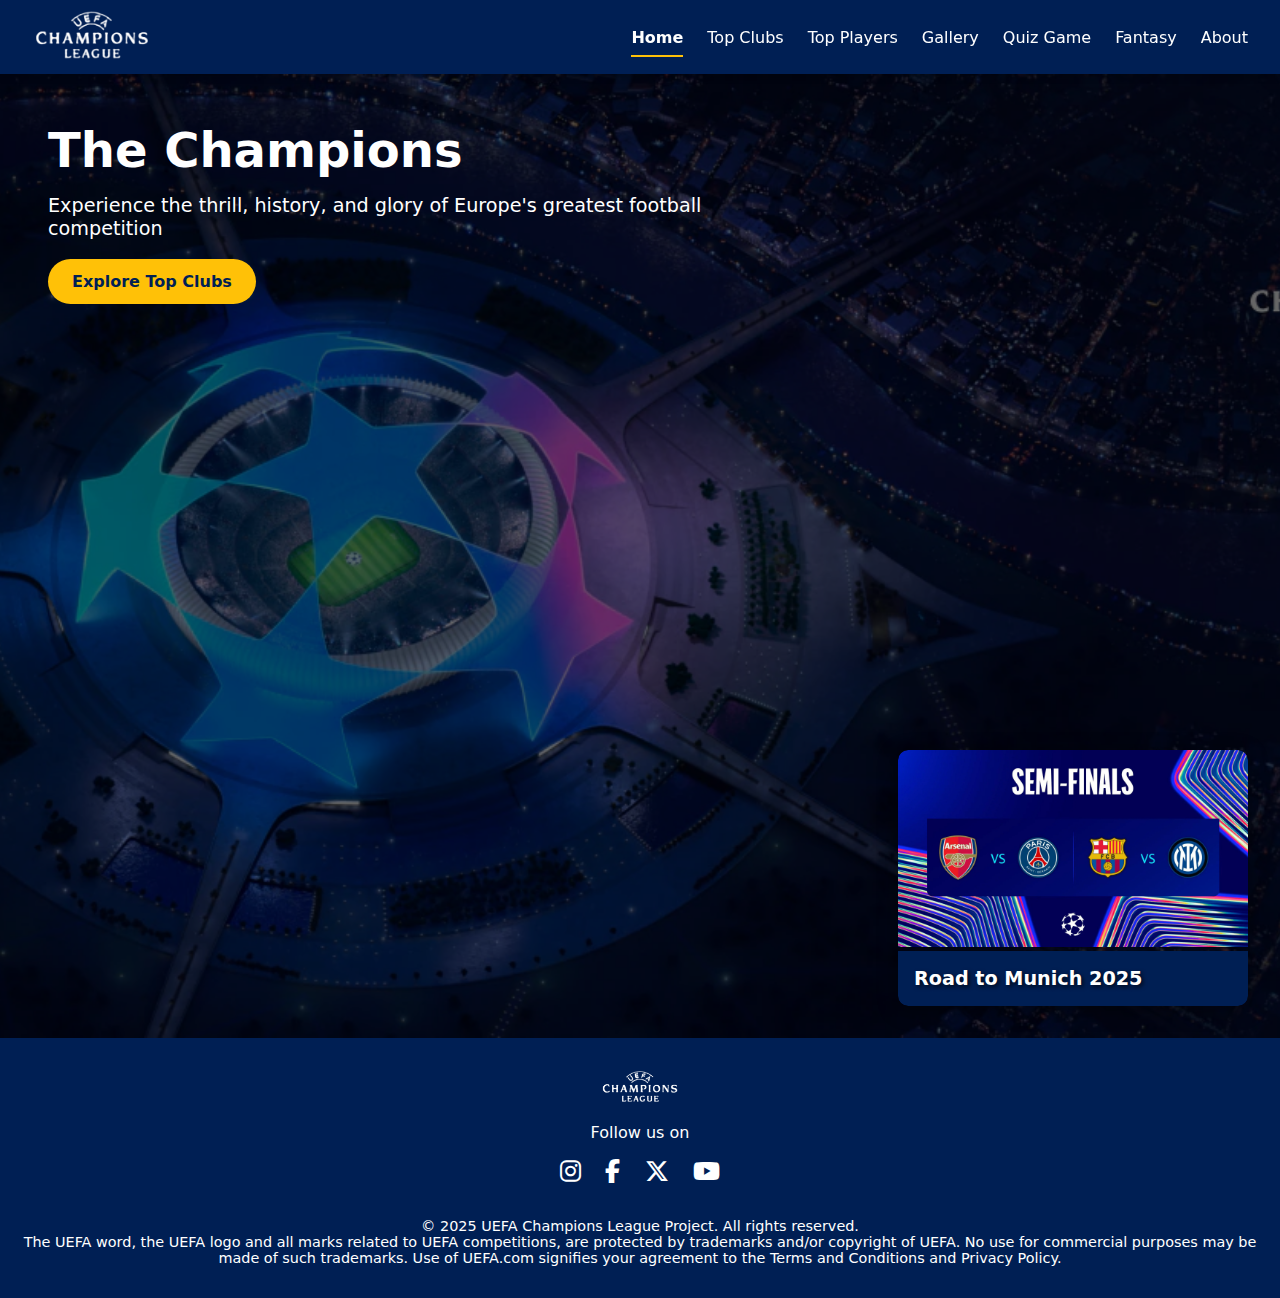
<file: index.html>
<!DOCTYPE html><!-- tells browser this is an html5 doc -->
<html lang="en">

<head>
  <meta charset="UTF-8"><!-- supports all characters encoding,esp emojis and is generally most used-->
  <title>Home | UEFA Champions League</title><!-- the title written in tab -->
  <link rel="shortcut icon" href="Images/Logo_UEFA_Champions_League.png">
  <!-- the link tag serves for the small image displayed on the tab-->
  <link rel="stylesheet" href="Home.css">
  <!-- links with external css file to index.html for style loading before content rendering -->
  <script src="home.js" defer></script>
  <!-- links to the js source, defer attribute serves that after rendering and it load in parallel with the html but AFTER parsing then it executes -->
  <link rel="stylesheet" href="https://cdnjs.cloudflare.com/ajax/libs/font-awesome/6.5.0/css/all.min.css"><!--font -->
</head><!-- top section of the page -->

<body>
  <header>
    <div class="logo"><img src="Images/uefa.png" alt="Photo"></div>
    <nav class="navbar">
      <ul><!--unordered without numbers associated --><!-- li = list item-->
        <li><a href="index.html" class="active">Home</a></li>
        <!--a is for internal links --><!-- class ACTIVE highlights current page in navigation -->
        <li><a href="Top Clubs.html">Top Clubs</a></li>
        <li><a href="players.html">Top Players</a></li>
        <li><a href="gallery.html">Gallery</a></li>
        <li><a href="quiz.html">Quiz Game</a></li>
        <li><a href="fantasy.html">Fantasy</a></li>
        <li><a href="About.html">About</a></li>
      </ul>
    </nav>
  </header>

  <div class="hero-banner"><!--the main window under header -->

    <div class="news-slideshow"><!-- the window that will have news conntent -->
      <div class="slideshow-container"><!--to be seen again -->
        <div class="slide fade">
          <img src="Images/semi-finals_web.webp" alt="News 1"><!-- in case image doesnt load,alt shows -->
          <p>Road to Munich 2025</p>
        </div>
        <div class="slide fade">
          <img src="Images/topscorer.png" alt="News 2">
          <p>2025 campaign's top scorers</p>
        </div>
        <div class="slide fade">
          <img src="Images/totw2.jpg" alt="News 3">
          <p>TOTW Quarter final second leg</p>
        </div>
      </div>
    </div>
    <!--first div to create section within hero banner,2nd one  is the container which will have the DIVS that will slide-->

    <div class="hero-content">
      <h1>The Champions</h1>
      <p>Experience the thrill, history, and glory of Europe's greatest football competition</p>
      <a href="Top Clubs.html" class="hero-btn">Explore Top
        Clubs</a><!-- we havent used button as we havent made it event driven but just linked url -->
    </div>
  </div>

  <footer class="footer"><!-- footer start -->
    <div class="footer-content">
      <div class="footer-logo">
        <img src="Images/uefa.png" alt="UEFA Logo">
      </div>
      <div class="footer-links">
        <p>Follow us on</p>
        <div class="social-icons">
          <a href="https://www.instagram.com/championsleague/" target="_blank"><i
              class="fab fa-instagram"></i></a><!-- the target mode opens up a new tab -->
          <a href="https://www.facebook.com/ChampionsLeague/" target="_blank"><i class="fab fa-facebook-f"></i></a>
          <a href="https://x.com/championsleague" target="_blank"><i class="fab fa-x-twitter"></i></a>
          <a href="https://www.youtube.com/uefatv" target="_blank"><i class="fab fa-youtube"></i></a>
        </div>

      </div>
      <p class="footer-text">© 2025 UEFA Champions League Project. All rights reserved.</p>
      <p class="footer-text2">The UEFA word, the UEFA logo and all marks related to UEFA competitions, are protected by
        trademarks and/or copyright of UEFA. No use for commercial purposes may be made of such trademarks. Use of
        UEFA.com signifies your agreement to the Terms and Conditions and Privacy Policy.</p>
    </div>
  </footer>

</body>

</html>
</file>
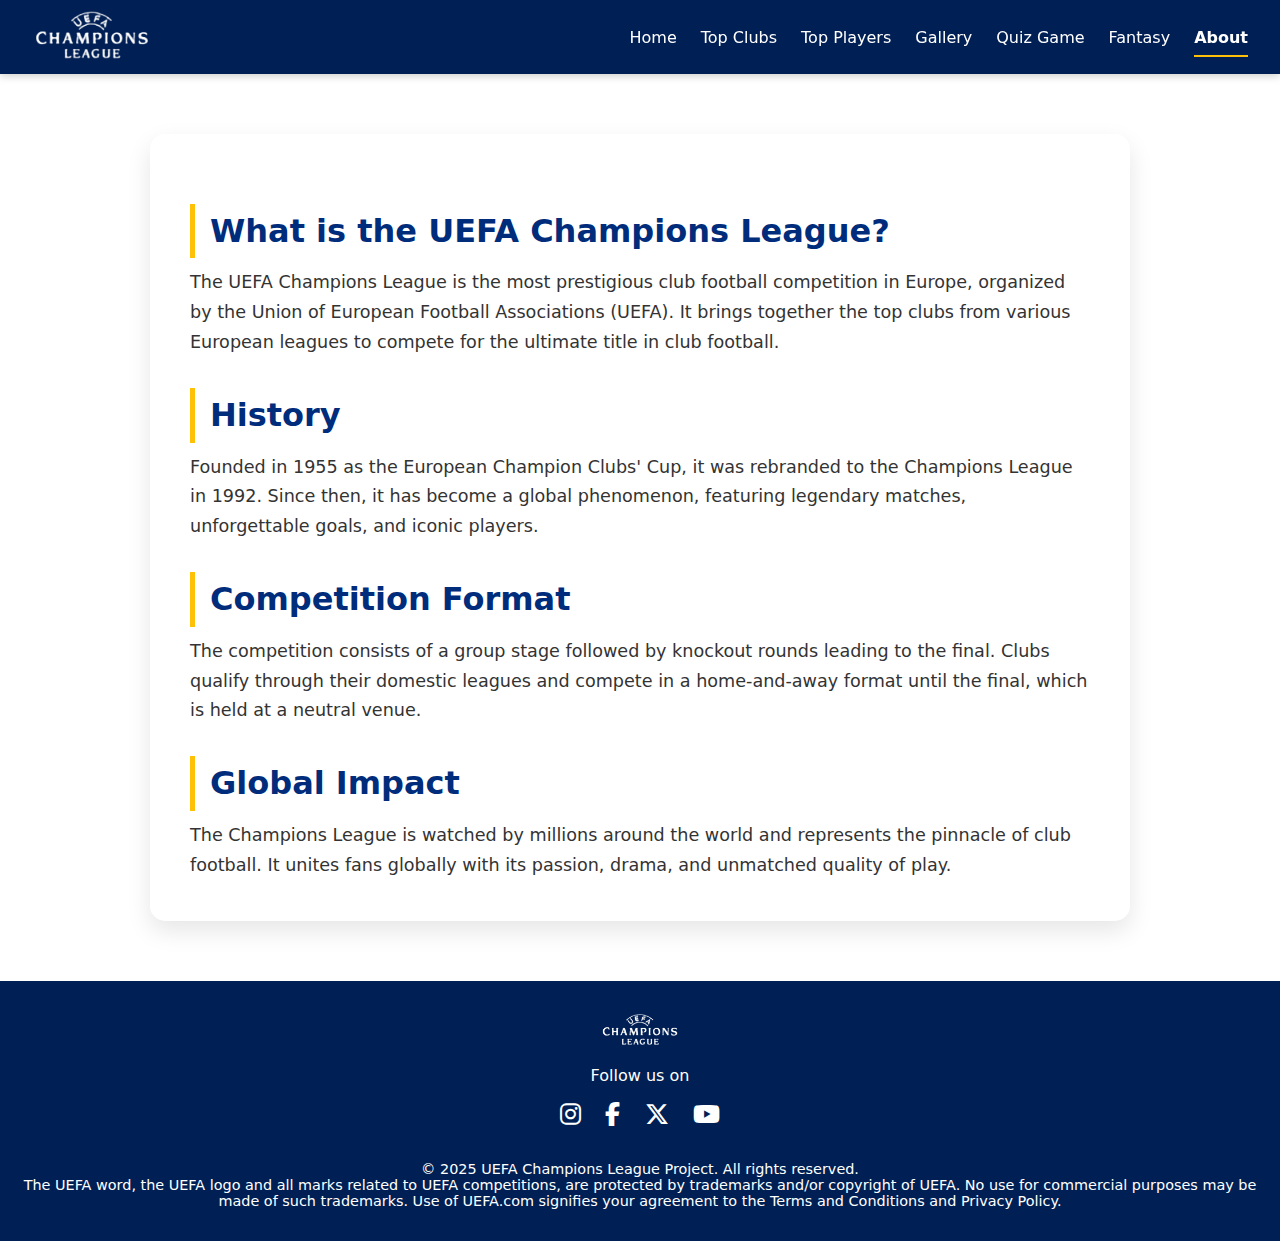
<file: About.html>
<!DOCTYPE html>
<html lang="en">

<head>
  <meta charset="UTF-8">
  <meta name="viewport" content="width=device-width, initial-scale=1.0">
  <title>About | UEFA Champions League</title>
  <link rel="shortcut icon" href="Images/Logo_UEFA_Champions_League.png" type="image/x-icon">
  <link rel="stylesheet" href="about.css">
  <link rel="stylesheet" href="Home.css">
  <link rel="stylesheet" href="https://cdnjs.cloudflare.com/ajax/libs/font-awesome/6.5.0/css/all.min.css">
</head>

<body>
  <header>
    <div class="logo"><img src="Images/uefa.png" alt="Photo"></div>
    <nav class="navbar">
      <ul>
        <li><a href="index.html">Home</a></li>
        <li><a href="Top Clubs.html">Top Clubs</a></li>
        <li><a href="players.html">Top Players</a></li>
        <li><a href="gallery.html">Gallery</a></li>
        <li><a href="quiz.html">Quiz Game</a></li>
        <li><a href="fantasy.html">Fantasy</a></li>
        <li><a href="About.html" class="active">About</a></li>
      </ul>
    </nav>
  </header>

  <section class="about-section">
    <h2>What is the UEFA Champions League?</h2>
    <p>The UEFA Champions League is the most prestigious club football competition in Europe, organized by the Union of
      European Football Associations (UEFA). It brings together the top clubs from various European leagues to compete
      for the ultimate title in club football.
    </p>
    <h2>History</h2>
    <p>Founded in 1955 as the European Champion Clubs' Cup, it was rebranded to the Champions League in 1992. Since
      then, it has become a global phenomenon, featuring legendary matches, unforgettable goals, and iconic players.
    </p>
    <h2>Competition Format</h2>
    <p>The competition consists of a group stage followed by knockout rounds leading to the final. Clubs qualify through
      their domestic leagues and compete in a home-and-away format until the final, which is held at a neutral venue.
    </p>
    <h2>Global Impact</h2>
    <p>The Champions League is watched by millions around the world and represents the pinnacle of club football. It
      unites fans globally with its passion, drama, and unmatched quality of play.
    </p>
  </section>

  <footer class="footer">
    <div class="footer-content">
      <div class="footer-logo">
        <img src="Images/uefa.png" alt="UEFA Logo">
      </div>
      <div class="footer-links">
        <p>Follow us on</p>
        <div class="social-icons">
          <a href="https://www.instagram.com/championsleague/" target="_blank"><i class="fab fa-instagram"></i></a>
          <a href="https://www.facebook.com/ChampionsLeague/" target="_blank"><i class="fab fa-facebook-f"></i></a>
          <a href="https://x.com/championsleague" target="_blank"><i class="fab fa-x-twitter"></i></a>
          <a href="https://www.youtube.com/uefatv" target="_blank"><i class="fab fa-youtube"></i></a>
        </div>

      </div>
      <p class="footer-text">© 2025 UEFA Champions League Project. All rights reserved.</p>
      <p class="footer-text2">The UEFA word, the UEFA logo and all marks related to UEFA competitions, are protected by
        trademarks and/or copyright of UEFA. No use for commercial purposes may be made of such trademarks. Use of
        UEFA.com signifies your agreement to the Terms and Conditions and Privacy Policy.</p>
    </div>
  </footer>
</body>

</html>
</file>
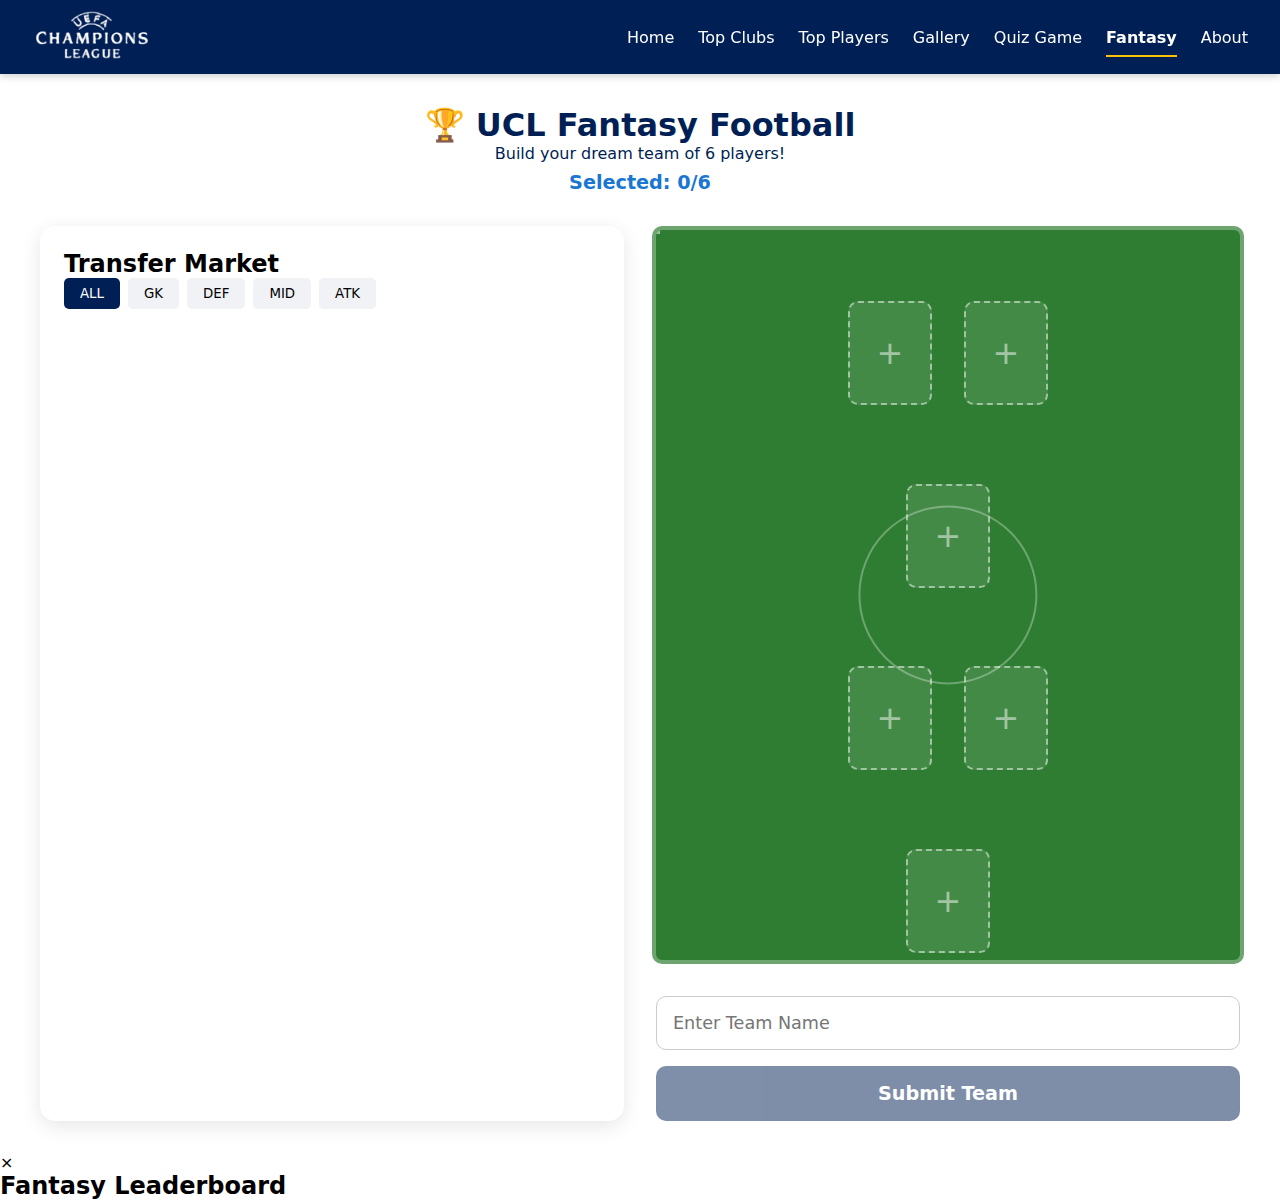
<file: fantasy.html>
<!DOCTYPE html>
<html lang="en">

<head>
    <meta charset="UTF-8">
    <meta name="viewport" content="width=device-width, initial-scale=1.0">
    <title>Fantasy UCL | UEFA Champions League</title>
    <link rel="shortcut icon" href="Images/Logo_UEFA_Champions_League.png" type="image/x-icon">
    <link rel="stylesheet" href="Home.css">
    <link rel="stylesheet" href="fantasy.css">
    <link rel="stylesheet" href="https://cdnjs.cloudflare.com/ajax/libs/font-awesome/6.5.0/css/all.min.css">
</head>

<body>
    <header>
        <div class="logo"><img src="Images/uefa.png" alt="Photo"></div>
        <nav class="navbar">
            <ul>
                <li><a href="index.html">Home</a></li>
                <li><a href="Top Clubs.html">Top Clubs</a></li>
                <li><a href="players.html">Top Players</a></li>
                <li><a href="gallery.html">Gallery</a></li>
                <li><a href="quiz.html">Quiz Game</a></li>
                <li><a href="fantasy.html" class="active">Fantasy</a></li>
                <li><a href="About.html">About</a></li>
            </ul>
        </nav>
    </header>

    <div class="fantasy-container">
        <div class="fantasy-header">
            <h1>🏆 UCL Fantasy Football</h1>
            <p>Build your dream team of 6 players!</p>
            <div class="selection-counter">Selected: <span id="selectedCount">0</span>/6</div>
        </div>

        <div class="fantasy-layout">
            <!-- Left: Player Selection Pool -->
            <div class="player-pool">
                <h2>Transfer Market</h2>
                <div class="filter-tabs">
                    <button class="tab-btn active" data-pos="ALL">ALL</button>
                    <button class="tab-btn" data-pos="GK">GK</button>
                    <button class="tab-btn" data-pos="DEF">DEF</button>
                    <button class="tab-btn" data-pos="MID">MID</button>
                    <button class="tab-btn" data-pos="ATK">ATK</button>
                </div>
                <div id="playerList" class="player-grid">
                    <!-- Players will be loaded here -->
                </div>
            </div>

            <!-- Right: Your Pitch -->
            <div class="pitch-container">
                <div class="pitch">
                    <div class="pitch-line center-circle"></div>
                    <div class="pitch-line penalty-area top"></div>
                    <div class="pitch-line penalty-area bottom"></div>

                    <div class="position-slots">
                        <!-- ATK Row -->
                        <div class="pitch-row atk-row">
                            <div class="slot" data-pos="ATK" id="atk1"><span>+</span></div>
                            <div class="slot" data-pos="ATK" id="atk2"><span>+</span></div>
                        </div>
                        <!-- MID Row -->
                        <div class="pitch-row mid-row">
                            <div class="slot" data-pos="MID" id="mid1"><span>+</span></div>
                        </div>
                        <!-- DEF Row -->
                        <div class="pitch-row def-row">
                            <div class="slot" data-pos="DEF" id="def1"><span>+</span></div>
                            <div class="slot" data-pos="DEF" id="def2"><span>+</span></div>
                        </div>
                        <!-- GK Row -->
                        <div class="pitch-row gk-row">
                            <div class="slot" data-pos="GK" id="gk1"><span>+</span></div>
                        </div>
                    </div>
                </div>
                <div class="actions">
                    <input type="text" id="fantasyUsername" placeholder="Enter Team Name">
                    <button id="submitTeamBtn" class="submit-team-btn" disabled>Submit Team</button>
                </div>
            </div>
        </div>
    </div>

    <!-- Leaderboard Modal -->
    <div id="fantasyLeaderboardModal" class="modal">
        <div class="modal-content">
            <span class="close-btn">&times;</span>
            <h2>Fantasy Leaderboard</h2>
            <div class="leaderboard-table" id="fantasyLeaderboardContent">
                <!-- Leaderboard will be loaded here -->
            </div>
        </div>
    </div>

    <script src="fantasy.js"></script>
</body>

</html>
</file>
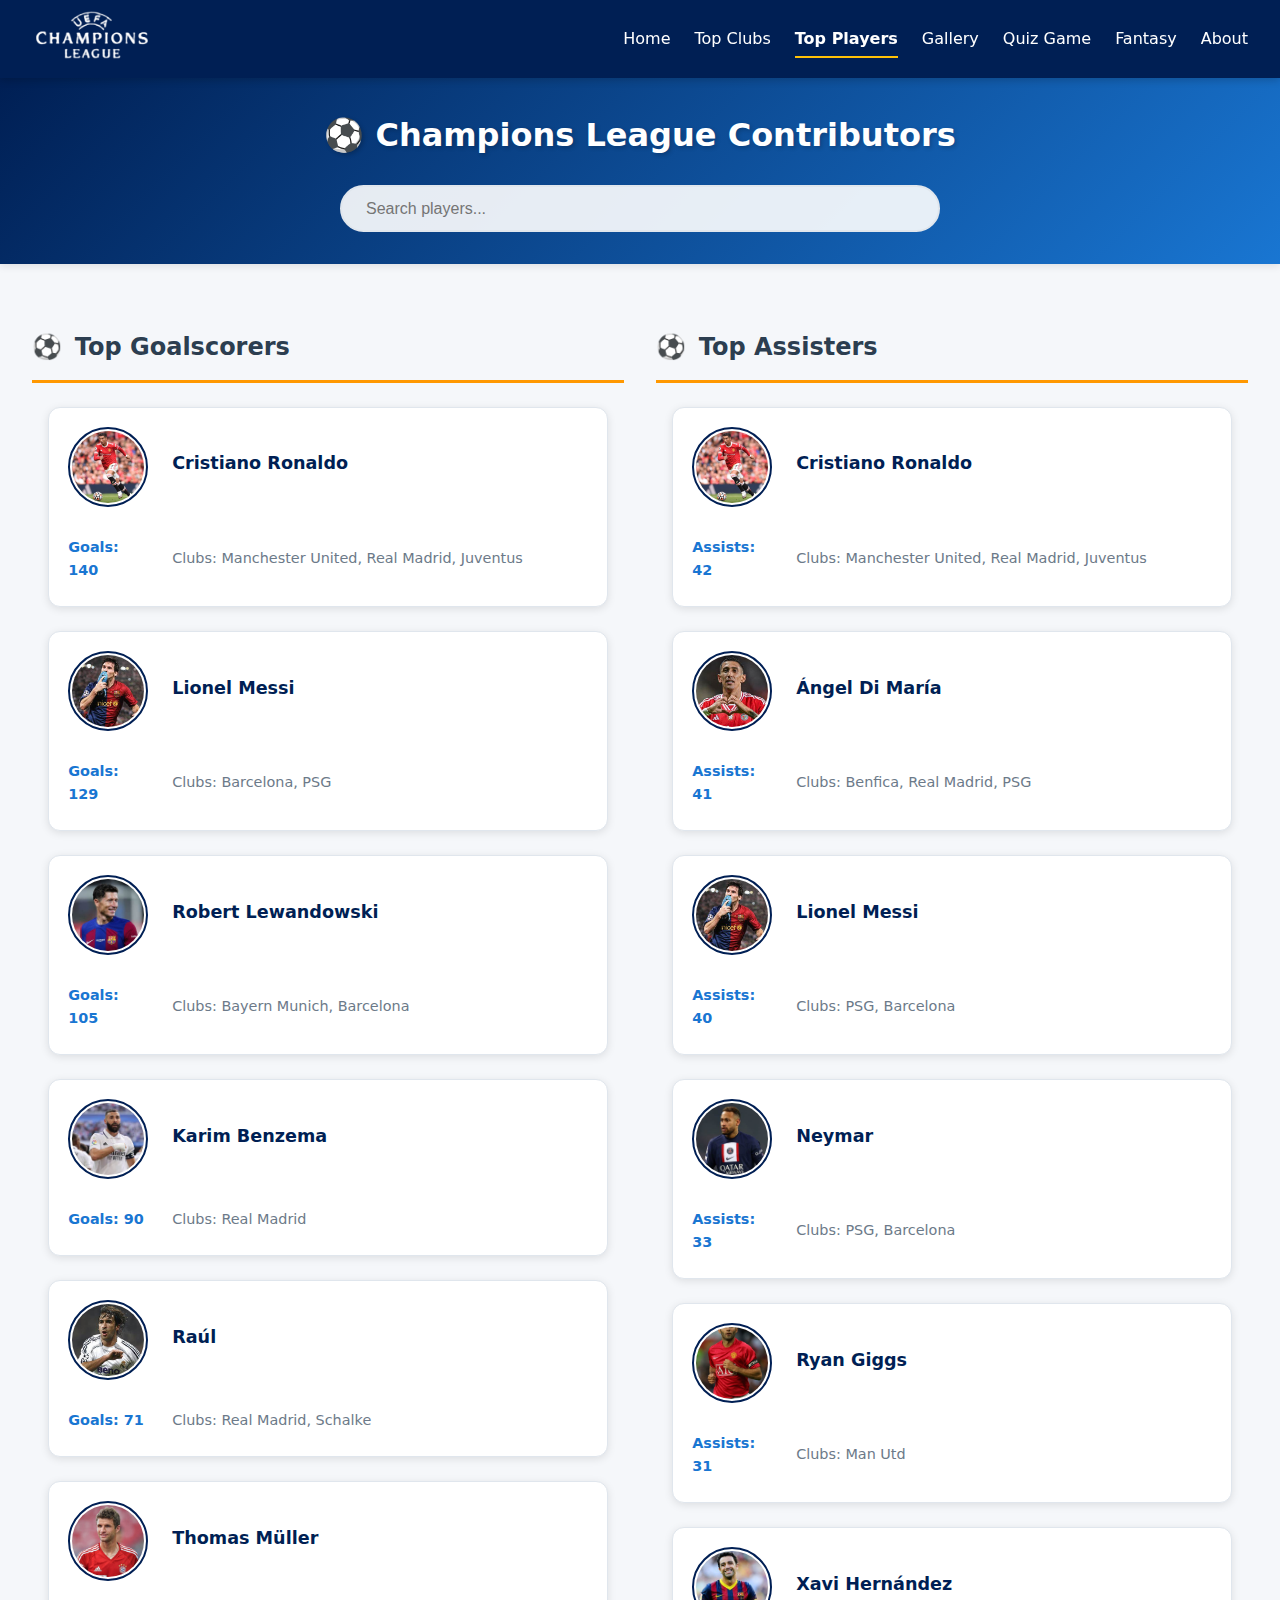
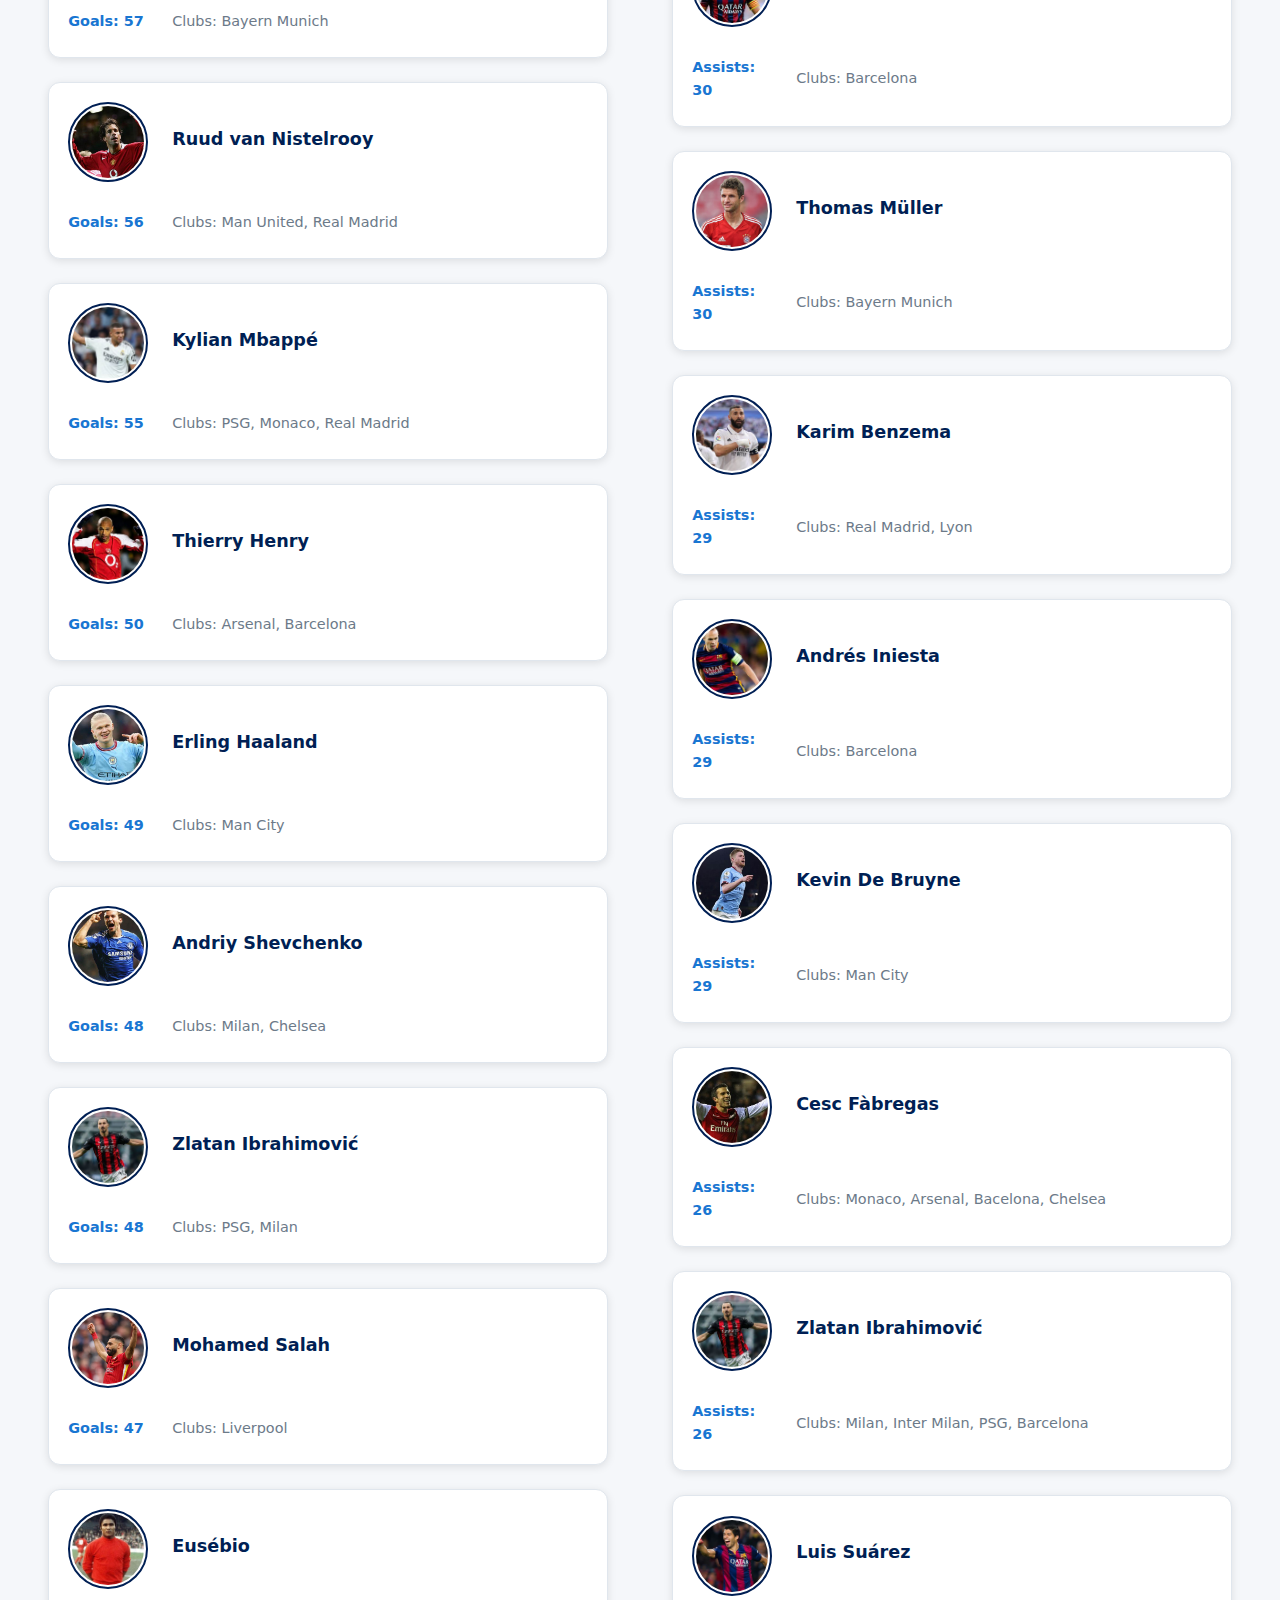
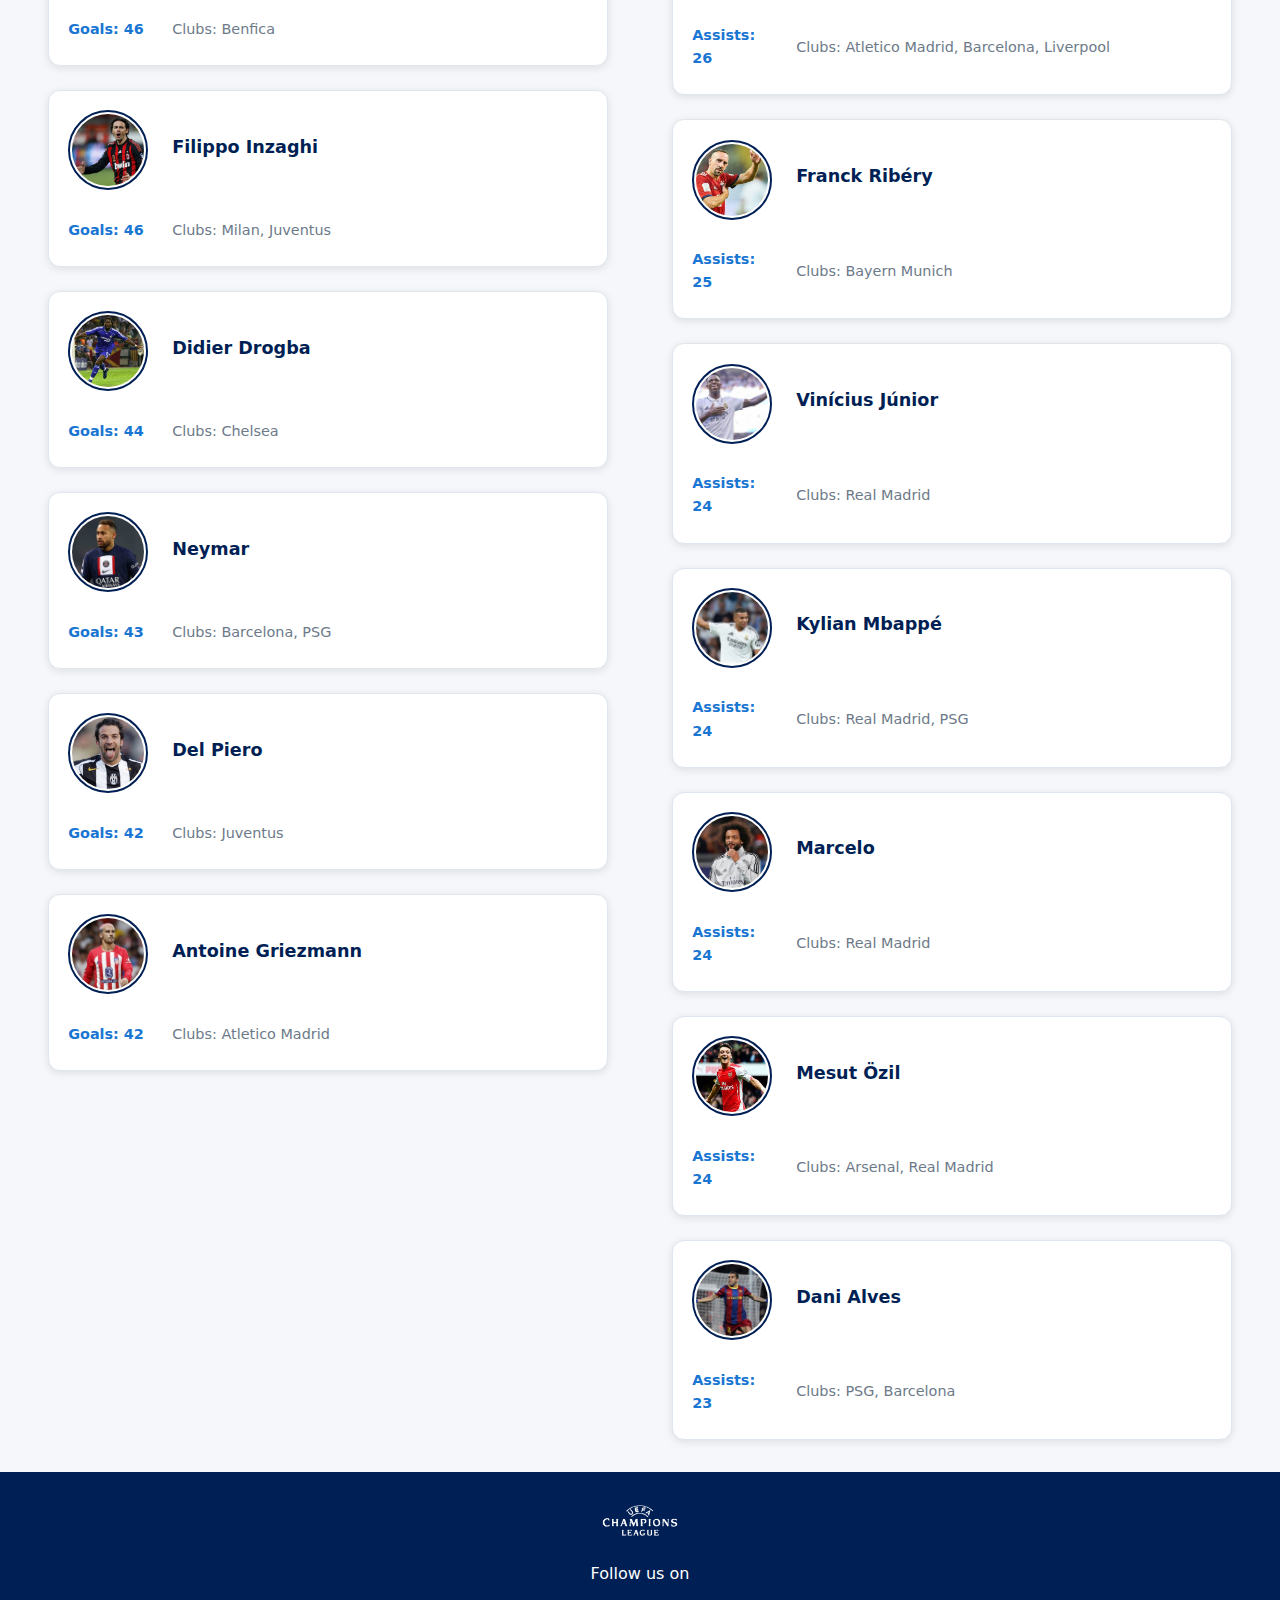
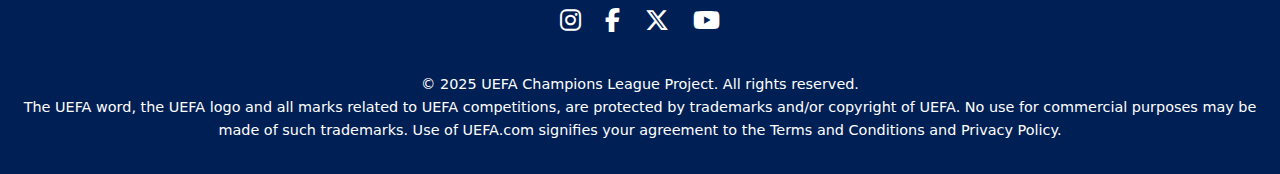
<file: players.html>
<!DOCTYPE html>
<html lang="en">

<head>
  <meta charset="UTF-8">
  <meta name="viewport" content="width=device-width, initial-scale=1.0">
  <link rel="shortcut icon" href="Images/Logo_UEFA_Champions_League.png" type="image/x-icon">
  <title>Top Players | UEFA Champions League</title>
  <link rel="stylesheet" href="players.css">
</head>

<body>

  <header>
    <div class="logo"><img src="Images/uefa.png" alt="Photo"></div>
    <nav class="navbar">
      <ul>
        <li><a href="index.html">Home</a></li>
        <li><a href="Top Clubs.html">Top Clubs</a></li>
        <li><a href="players.html" class="active">Top Players</a></li>
        <li><a href="gallery.html">Gallery</a></li>
        <li><a href="quiz.html">Quiz Game</a></li>
        <li><a href="fantasy.html">Fantasy</a></li>
        <li><a href="About.html">About</a></li>
      </ul>
    </nav>
  </header>
  <div class="header">
    <h1>⚽ Champions League Contributors</h1>
    <input type="text" id="searchBar" placeholder="Search players...">
  </div>

  <div class="container">
    <div>
      <h2 class="section-title">Top Goalscorers</h2>
      <div id="goalscorers" class="players-grid"></div>
    </div>
    <div>
      <h2 class="section-title">Top Assisters</h2>
      <div id="assisters" class="players-grid"></div>
    </div>
  </div>
  <!-- Player Details Modal -->
  <div id="playerModal" class="modal">
    <div class="modal-content">
      <span class="close-btn">&times;</span>
      <div id="playerDetailsContent">
        <!-- Details will be injected here -->
      </div>
    </div>
  </div>

  <footer class="footer">
    <div class="footer-content">
      <div class="footer-logo">
        <img src="Images/uefa.png" alt="UEFA Logo">
      </div>
      <div class="footer-links">
        <p>Follow us on</p>
        <div class="social-icons">
          <a href="https://www.instagram.com/championsleague/" target="_blank"><i class="fab fa-instagram"></i></a>
          <a href="https://www.facebook.com/ChampionsLeague/" target="_blank"><i class="fab fa-facebook-f"></i></a>
          <a href="https://x.com/championsleague" target="_blank"><i class="fab fa-x-twitter"></i></a>
          <a href="https://www.youtube.com/uefatv" target="_blank"><i class="fab fa-youtube"></i></a>
        </div>
        <link rel="stylesheet" href="https://cdnjs.cloudflare.com/ajax/libs/font-awesome/6.5.0/css/all.min.css">
      </div>
      <p class="footer-text">© 2025 UEFA Champions League Project. All rights reserved.</p>
      <p class="footer-text2">The UEFA word, the UEFA logo and all marks related to UEFA competitions, are protected by
        trademarks and/or copyright of UEFA. No use for commercial purposes may be made of such trademarks. Use of
        UEFA.com signifies your agreement to the Terms and Conditions and Privacy Policy.</p>
    </div>
  </footer>
  <script src="players.js"></script>
</body>

</html>
</file>
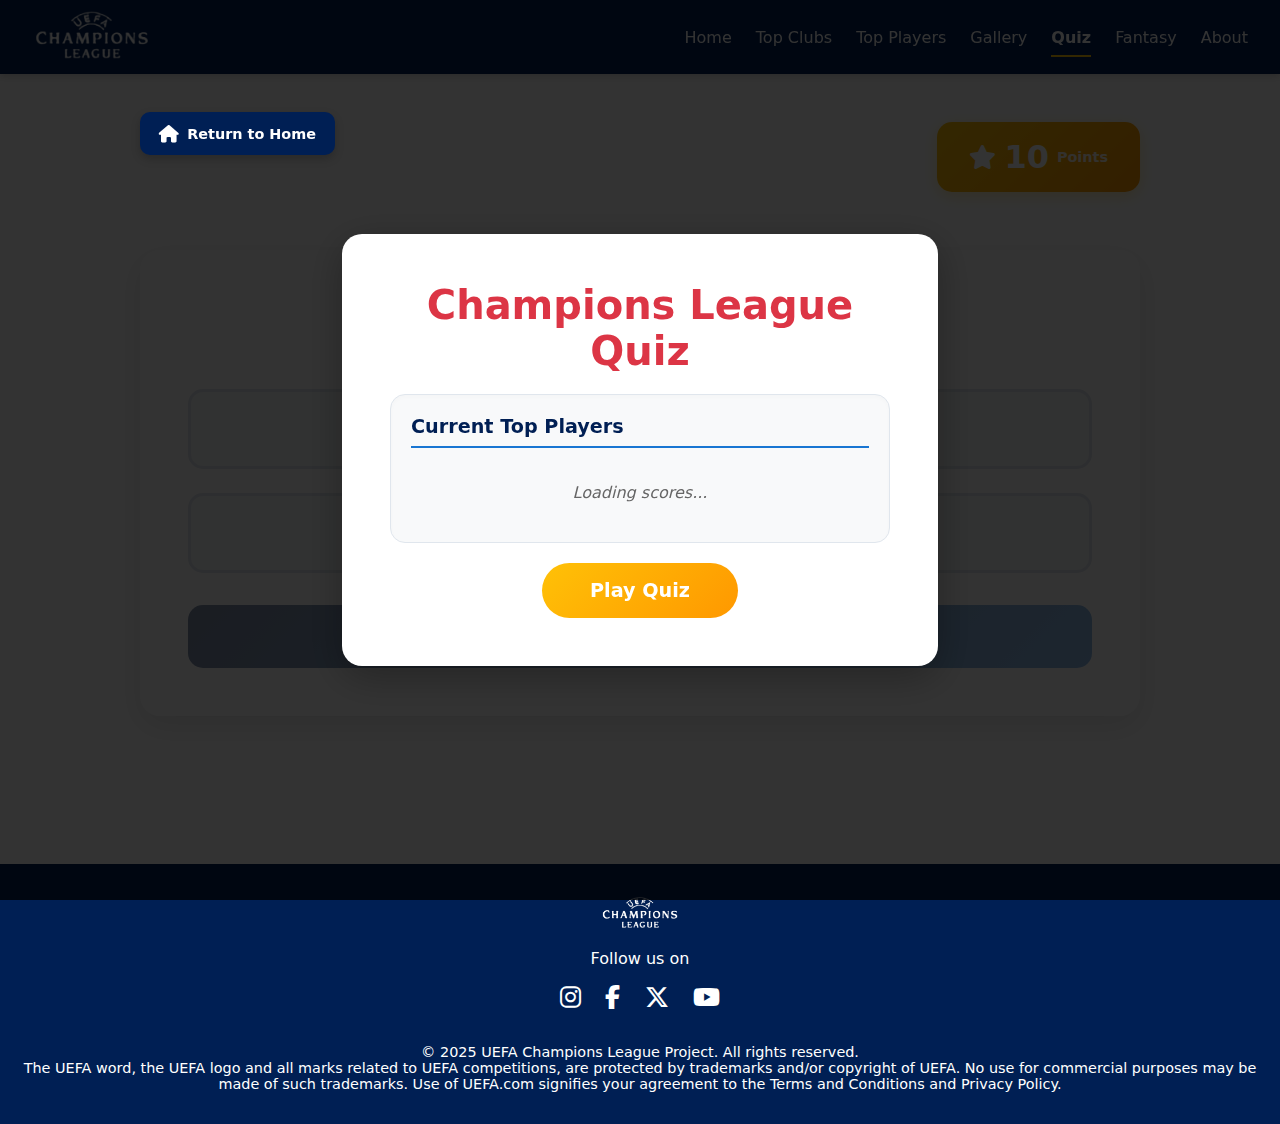
<file: quiz.html>
<!DOCTYPE html>
<html lang="en">

<head>
    <meta charset="UTF-8">
    <meta name="viewport" content="width=device-width, initial-scale=1.0">
    <title>Quiz | UEFA Champions League</title>
    <link rel="shortcut icon" href="Images/Logo_UEFA_Champions_League.png" type="image/x-icon">
    <link rel="stylesheet" href="Home.css">
    <link rel="stylesheet" href="quiz.css">
    <link rel="stylesheet" href="https://cdnjs.cloudflare.com/ajax/libs/font-awesome/6.5.0/css/all.min.css">
</head>

<body>
    <header>
        <div class="logo"><img src="Images/uefa.png" alt="Photo"></div>
        <nav class="navbar">
            <ul>
                <li><a href="index.html">Home</a></li>
                <li><a href="Top Clubs.html">Top Clubs</a></li>
                <li><a href="players.html">Top Players</a></li>
                <li><a href="gallery.html">Gallery</a></li>
                <li><a href="quiz.html" class="active">Quiz</a></li>
                <li><a href="fantasy.html">Fantasy</a></li>
                <li><a href="About.html">About</a></li>
            </ul>
        </nav>
    </header>

    <!-- Username Selection Modal -->
    <div class="modal active" id="usernameModal">
        <div class="modal-content">
            <div id="welcomeStage">
                <h2>Champions League Quiz</h2>
                <div class="leaderboard-section">
                    <h3>Current Top Players</h3>
                    <div class="leaderboard-table" id="initialLeaderboardList">
                        <div class="loading-text">Loading scores...</div>
                    </div>
                </div>
                <button class="retry-btn" id="playQuizBtn">Play Quiz</button>
            </div>

            <div id="nameEntryStage" style="display: none;">
                <h2>Enter Your Name</h2>
                <p>Enter your username to join the leaderboard!</p>
                <input type="text" id="usernameInput" placeholder="Username..."
                    style="width: 80%; padding: 10px; margin: 20px 0; border-radius: 5px; border: 1px solid #ccc;">
                <button class="retry-btn" id="startQuizBtn">Start Quiz</button>
            </div>
        </div>
    </div>

    <div class="quiz-container">
        <!-- Return Home Button -->
        <a href="index.html" class="return-home-btn" title="Return to Home">
            <i class="fas fa-home"></i> Return to Home
        </a>

        <!-- Points Tracker -->
        <div class="points-tracker">
            <div class="points-display">
                <i class="fas fa-star"></i>
                <span id="points">10</span>
                <span class="points-label">Points</span>
            </div>
        </div>

        <!-- Progress Circles -->
        <div class="progress-container">
            <div class="progress-circles" id="progressCircles">
                <!-- Will be populated by JavaScript -->
            </div>
        </div>

        <!-- Quiz Content -->
        <div class="quiz-content">
            <div class="question-container">
                <h2 id="question">Loading question...</h2>
            </div>

            <div class="answers-grid">
                <button class="answer-btn" data-answer="0"></button>
                <button class="answer-btn" data-answer="1"></button>
                <button class="answer-btn" data-answer="2"></button>
                <button class="answer-btn" data-answer="3"></button>
            </div>

            <button class="submit-btn" id="submitBtn" disabled>Submit Answer</button>
        </div>

        <!-- Game Over Modal -->
        <div class="modal" id="gameOverModal">
            <div class="modal-content">
                <h2 id="modalTitle">Game Over!</h2>
                <p id="modalMessage">You ran out of points!</p>
                <div class="modal-stats">
                    <p>Questions Answered: <span id="questionsAnswered">0</span>/10</p>
                    <p>Final Score: <span id="finalScore">0</span></p>
                </div>
                <button class="retry-btn" id="retryBtn">Try Again</button>
            </div>
        </div>

        <!-- Victory Modal -->
        <div class="modal" id="victoryModal">
            <div class="modal-content victory">
                <h2>🏆 Congratulations!</h2>
                <p>You've completed the quiz!</p>
                <div class="modal-stats">
                    <p>Questions Answered: <span id="victoryQuestionsAnswered">10</span>/10</p>
                    <p>Final Score: <span id="victoryScore">0</span></p>
                </div>
                <!-- Leaderboard Section -->
                <div class="leaderboard-section">
                    <h3>Leaderboard</h3>
                    <div class="leaderboard-table" id="leaderboardList">
                        <!-- Leaderboard entries will be loaded here -->
                    </div>
                </div>
                <button class="retry-btn" id="victoryRetryBtn">Play Again</button>
            </div>
        </div>
    </div>

    <footer class="footer">
        <div class="footer-content">
            <div class="footer-logo">
                <img src="Images/uefa.png" alt="UEFA Logo">
            </div>
            <div class="footer-links">
                <p>Follow us on</p>
                <div class="social-icons">
                    <a href="https://www.instagram.com/championsleague/" target="_blank"><i
                            class="fab fa-instagram"></i></a>
                    <a href="https://www.facebook.com/ChampionsLeague/" target="_blank"><i
                            class="fab fa-facebook-f"></i></a>
                    <a href="https://x.com/championsleague" target="_blank"><i class="fab fa-x-twitter"></i></a>
                    <a href="https://www.youtube.com/uefatv" target="_blank"><i class="fab fa-youtube"></i></a>
                </div>
            </div>
            <p class="footer-text">© 2025 UEFA Champions League Project. All rights reserved.</p>
            <p class="footer-text2">The UEFA word, the UEFA logo and all marks related to UEFA competitions, are
                protected by trademarks and/or copyright of UEFA. No use for commercial purposes may be made of such
                trademarks. Use of UEFA.com signifies your agreement to the Terms and Conditions and Privacy Policy.</p>
        </div>
    </footer>

    <script src="quiz.js"></script>
</body>

</html>
</file>
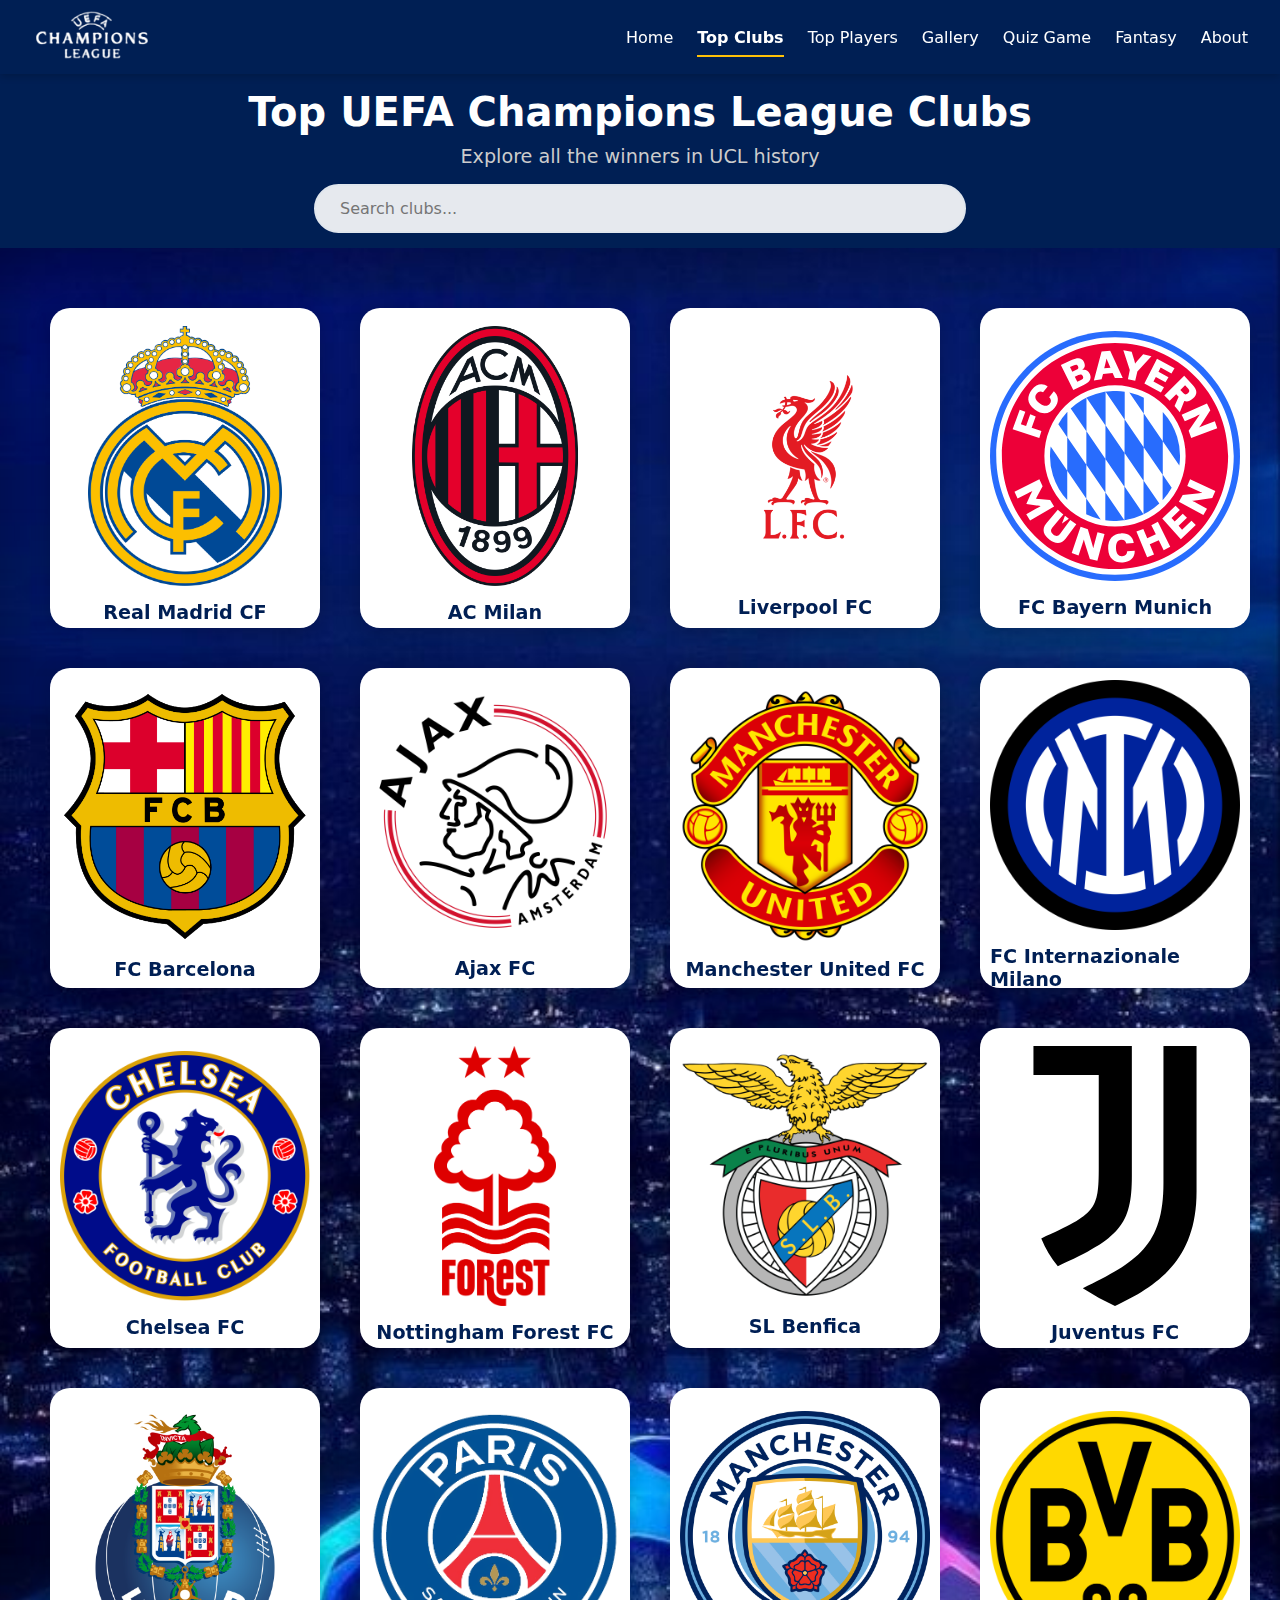
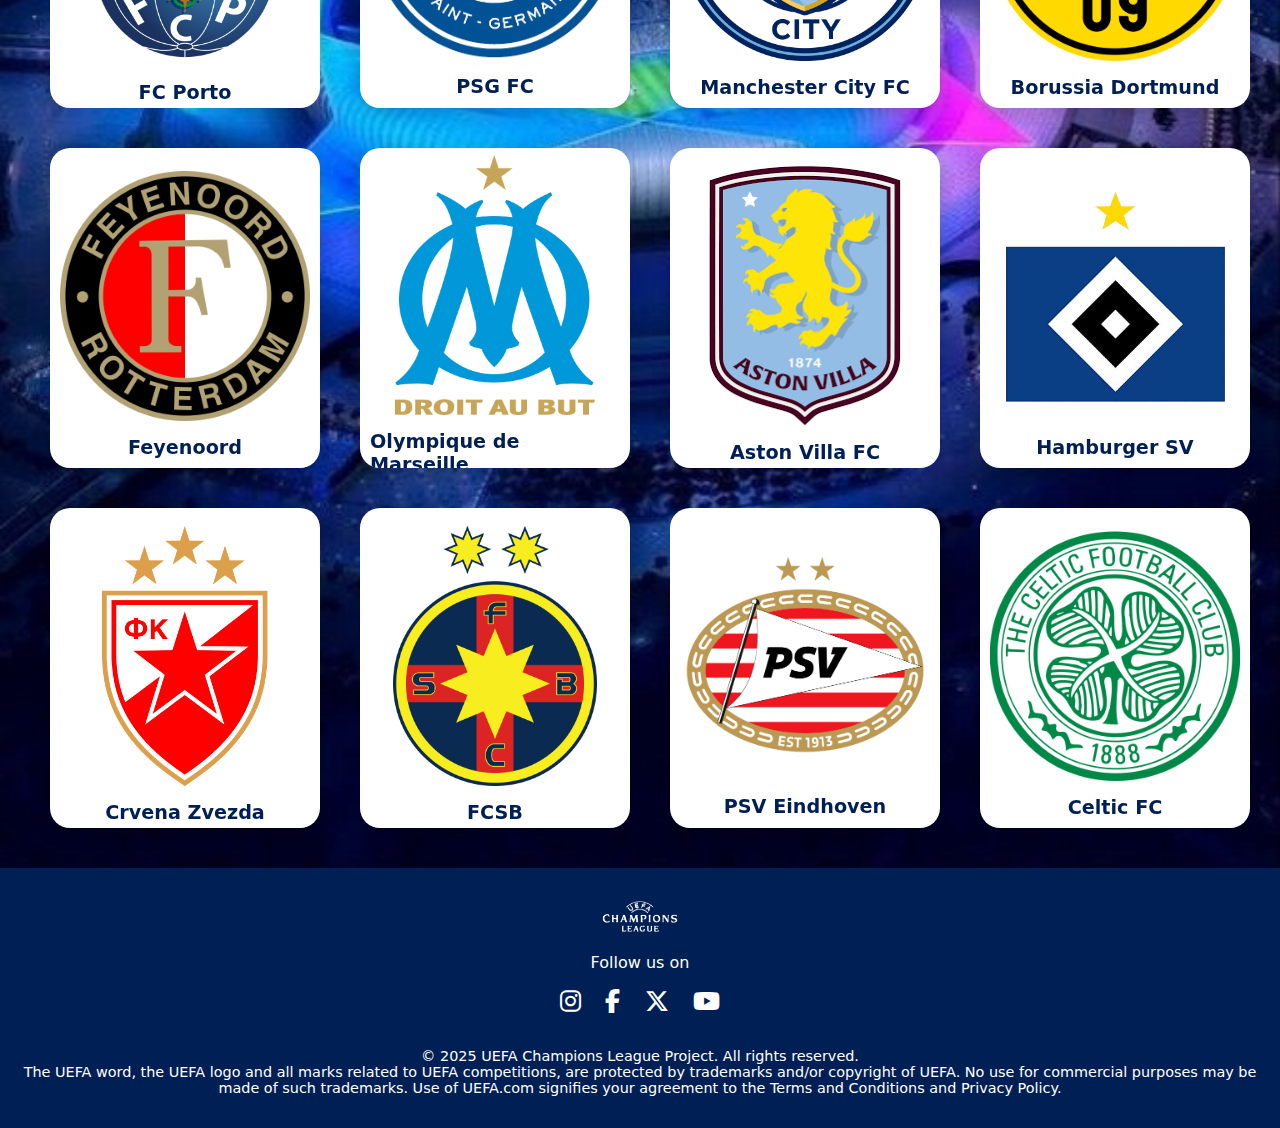
<file: Top Clubs.html>
<!DOCTYPE html>
<html lang="en">

<head>
  <meta charset="UTF-8">
  <title>Top Clubs | UEFA Champions League</title>
  <link rel="shortcut icon" href="Images/Logo_UEFA_Champions_League.png">
  <link rel="stylesheet" href="Home.css">
  <link rel="stylesheet" href="Top Clubs.css">
  <script src="top_clubs.js" defer></script>
  <!-- add a search feature just like in top players -->
  <link rel="stylesheet" href="https://cdnjs.cloudflare.com/ajax/libs/font-awesome/6.5.0/css/all.min.css">
</head>

<body>
  <header>
    <div class="logo"><img src="Images/uefa.png" alt="Photo"></div>
    <nav class="navbar">
      <ul>
        <li><a href="index.html">Home</a></li>
        <li><a href="Top Clubs.html" class="active">Top Clubs</a></li>
        <li><a href="players.html">Top Players</a></li>
        <li><a href="gallery.html">Gallery</a></li>
        <li><a href="quiz.html">Quiz Game</a></li>
        <li><a href="fantasy.html">Fantasy</a></li>
        <li><a href="About.html">About</a></li>
      </ul>
    </nav>
  </header>

  <div class="top-clubs-header">
    <h1>Top UEFA Champions League Clubs</h1>
    <p>Explore all the winners in UCL history</p>
    <input type="text" id="clubSearchBar" placeholder="Search clubs..."   />
  </div>

  <div class="clubs-container">
    <div class="flip-card" data-club-id="real-madrid"><!-- this class has the flip method in css -->
      <div class="flip-card-inner">
        <!-- Front Side -->
        <div class="flip-card-front">
          <img src="Images/Real_Madrid_CF.svg.webp" alt="Real Madrid">
          <h3>Real Madrid CF</h3>
        </div>

        <!-- Back Side (Only Image) -->
        <div class="flip-card-back">
          <img src="Images/15.jpeg" alt="15"> <!-- Image only on back -->
        </div>
      </div>
    </div>

    <div class="flip-card" data-club-id="ac-milan">
      <div class="flip-card-inner">
        <!-- Front Side -->
        <div class="flip-card-front">
          <img src="Images/Milan.webp" alt="Milan">
          <h3>AC Milan</h3>
        </div>

        <!-- Back Side (Only Image) -->
        <div class="flip-card-back">
          <img src="Images/7.webp" alt="7"> <!-- Image only on back -->
        </div>
      </div>
    </div>

    <div class="flip-card" data-club-id="liverpool">
      <div class="flip-card-inner">
        <!-- Front Side -->
        <div class="flip-card-front">
          <img src="Images/liverpool.png" alt="Liverpool">
          <h3>Liverpool FC</h3>
        </div>

        <!-- Back Side (Only Image) -->
        <div class="flip-card-back">
          <img src="Images/6.jpg" alt="6"> <!-- Image only on back -->
        </div>
      </div>
    </div>

    <div class="flip-card" data-club-id="bayern-munich">
      <div class="flip-card-inner">
        <!-- Front Side -->
        <div class="flip-card-front">
          <img src="Images/FC_Bayern_München_logo_(2024).svg" alt="Bayern Munich">
          <h3>FC Bayern Munich</h3>
        </div>

        <!-- Back Side (Only Image) -->
        <div class="flip-card-back">
          <img src="Images/6.jpg" alt="6"> <!-- Image only on back -->
        </div>
      </div>
    </div>

    <div class="flip-card" data-club-id="barcelona">
      <div class="flip-card-inner">
        <!-- Front Side -->
        <div class="flip-card-front">
          <img src="Images/FC_Barcelona_(crest).svg.png" alt="Barcelona">
          <h3>FC Barcelona</h3>
        </div>

        <!-- Back Side (Only Image) -->
        <div class="flip-card-back">
          <img src="Images/5.jpg" alt="5"> <!-- Image only on back -->
        </div>
      </div>
    </div>

    <div class="flip-card" data-club-id="ajax">
      <div class="flip-card-inner">
        <!-- Front Side -->
        <div class="flip-card-front">
          <img src="Images/Ajax_Amsterdam.svg.webp" alt="Ajax">
          <h3>Ajax FC</h3>
        </div>

        <!-- Back Side (Only Image) -->
        <div class="flip-card-back">
          <img src="Images/4.jpg" alt="4"> <!-- Image only on back -->
        </div>
      </div>
    </div>

    <div class="flip-card" data-club-id="man-united">
      <div class="flip-card-inner">
        <!-- Front Side -->
        <div class="flip-card-front">
          <img src="Images/Manchester_United_FC_crest.svg.png" alt="ManUTD">
          <h3>Manchester United FC</h3>
        </div>

        <!-- Back Side (Only Image) -->
        <div class="flip-card-back">
          <img src="Images/3.png" alt="3"> <!-- Image only on back -->
        </div>
      </div>
    </div>

    <div class="flip-card" data-club-id="inter-milan">
      <div class="flip-card-inner">
        <!-- Front Side -->
        <div class="flip-card-front">
          <img src="Images/inter.webp" alt="Inter">
          <h3>FC Internazionale Milano</h3>
        </div>

        <!-- Back Side (Only Image) -->
        <div class="flip-card-back">
          <img src="Images/3.png" alt="3"> <!-- Image only on back -->
        </div>
      </div>
    </div>

    <div class="flip-card" data-club-id="chelsea">
      <div class="flip-card-inner">
        <!-- Front Side -->
        <div class="flip-card-front">
          <img src="Images/Chelsea_FC.svg.png" alt="Chelsea">
          <h3>Chelsea FC</h3>
        </div>

        <!-- Back Side (Only Image) -->
        <div class="flip-card-back">
          <img src="Images/2.png" alt="2"> <!-- Image only on back -->
        </div>
      </div>
    </div>

    <div class="flip-card" data-club-id="nottingham-forest">
      <div class="flip-card-inner">
        <!-- Front Side -->
        <div class="flip-card-front">
          <img src="Images/Nottingham_Forest_F.C._logo.svg.png" alt="Nottingham Forest">
          <h3>Nottingham Forest FC</h3>
        </div>

        <!-- Back Side (Only Image) -->
        <div class="flip-card-back">
          <img src="Images/2.png" alt="2"> <!-- Image only on back -->
        </div>
      </div>
    </div>

    <div class="flip-card" data-club-id="benfica">
      <div class="flip-card-inner">
        <!-- Front Side -->
        <div class="flip-card-front">
          <img src="Images/SL_Benfica_logo.svg.png" alt="Benfica">
          <h3>SL Benfica</h3>
        </div>

        <!-- Back Side (Only Image) -->
        <div class="flip-card-back">
          <img src="Images/2.png" alt="2"> <!-- Image only on back -->
        </div>
      </div>
    </div>

    <div class="flip-card" data-club-id="juventus">
      <div class="flip-card-inner">
        <!-- Front Side -->
        <div class="flip-card-front">
          <img src="Images/Juventus_FC_-_logo_black_(Italy,_2020).svg" alt="Juventus">
          <h3>Juventus FC</h3>
        </div>

        <!-- Back Side (Only Image) -->
        <div class="flip-card-back">
          <img src="Images/2.png" alt="2"> <!-- Image only on back -->
        </div>
      </div>
    </div>

    <div class="flip-card" data-club-id="porto">
      <div class="flip-card-inner">
        <!-- Front Side -->
        <div class="flip-card-front">
          <img src="Images/FC_Porto.svg.png" alt="Porto">
          <h3>FC Porto</h3>
        </div>

        <!-- Back Side (Only Image) -->
        <div class="flip-card-back">
          <img src="Images/2.png" alt="2"> <!-- Image only on back -->
        </div>
      </div>
    </div>

    <div class="flip-card" data-club-id="psg">
      <div class="flip-card-inner">
        <!-- Front Side -->
        <div class="flip-card-front">
          <img src="Images/PSG_FC.png" alt="PSG">
          <h3>PSG FC</h3>
        </div>

        <!-- Back Side (Only Image) -->
        <div class="flip-card-back">
          <img src="Images/1.png" alt="1"> <!-- Image only on back -->
        </div>
      </div>
    </div>

    <div class="flip-card" data-club-id="man-city">
      <div class="flip-card-inner">
        <!-- Front Side -->
        <div class="flip-card-front">
          <img src="Images/Manchester_City_FC_badge.svg.png" alt="Manchester City">
          <h3>Manchester City FC</h3>
        </div>

        <!-- Back Side (Only Image) -->
        <div class="flip-card-back">
          <img src="Images/1.png" alt="1"> <!-- Image only on back -->
        </div>
      </div>
    </div>

    <div class="flip-card" data-club-id="dortmund">
      <div class="flip-card-inner">
        <!-- Front Side -->
        <div class="flip-card-front">
          <img src="Images/Borussia_Dortmund_logo.svg.webp" alt="Borussia Dortmund">
          <h3>Borussia Dortmund</h3>
        </div>

        <!-- Back Side (Only Image) -->
        <div class="flip-card-back">
          <img src="Images/1.png" alt="1"> <!-- Image only on back -->
        </div>
      </div>
    </div>

    <div class="flip-card" data-club-id="feyenoord">
      <div class="flip-card-inner">
        <!-- Front Side -->
        <div class="flip-card-front">
          <img src="Images/Feyenoord_logo_since_2024.svg.png" alt="Feyenoord">
          <h3>Feyenoord</h3>
        </div>

        <!-- Back Side (Only Image) -->
        <div class="flip-card-back">
          <img src="Images/1.png" alt="1"> <!-- Image only on back -->
        </div>
      </div>
    </div>

    <div class="flip-card" data-club-id="marseille">
      <div class="flip-card-inner">
        <!-- Front Side -->
        <div class="flip-card-front">
          <img src="Images/Olympique_Marseille_logo.svg.png" alt="Olympique de Marseille">
          <h3>Olympique de Marseille</h3>
        </div>

        <!-- Back Side (Only Image) -->
        <div class="flip-card-back">
          <img src="Images/1.png" alt="1"> <!-- Image only on back -->
        </div>
      </div>
    </div>

    <div class="flip-card" data-club-id="aston-villa">
      <div class="flip-card-inner">
        <!-- Front Side -->
        <div class="flip-card-front">
          <img src="Images/astonvilla.png" alt="Aston Villa">
          <h3>Aston Villa FC</h3>
        </div>

        <!-- Back Side (Only Image) -->
        <div class="flip-card-back">
          <img src="Images/1.png" alt="1"> <!-- Image only on back -->
        </div>
      </div>
    </div>

    <div class="flip-card" data-club-id="hamburger">
      <div class="flip-card-inner">
        <!-- Front Side -->
        <div class="flip-card-front">
          <img src="Images/hamburg sv.png" alt="Hamburger">
          <h3>Hamburger SV</h3>
        </div>

        <!-- Back Side (Only Image) -->
        <div class="flip-card-back">
          <img src="Images/1.png" alt="1"> <!-- Image only on back -->
        </div>
      </div>
    </div>

    <div class="flip-card" data-club-id="red-star">
      <div class="flip-card-inner">
        <!-- Front Side -->
        <div class="flip-card-front">
          <img src="Images/Red_Star_Belgrade_crest.svg.png" alt="Crvena">
          <h3>Crvena Zvezda</h3>
        </div>

        <!-- Back Side (Only Image) -->
        <div class="flip-card-back">
          <img src="Images/1.png" alt="1"> <!-- Image only on back -->
        </div>
      </div>
    </div>

    <div class="flip-card" data-club-id="fcsb">
      <div class="flip-card-inner">
        <!-- Front Side -->
        <div class="flip-card-front">
          <img src="Images/Fcsb-logo.svg.png" alt="FCSB">
          <h3>FCSB</h3>
        </div>

        <!-- Back Side (Only Image) -->
        <div class="flip-card-back">
          <img src="Images/1.png" alt="1"> <!-- Image only on back -->
        </div>
      </div>
    </div>

    <div class="flip-card" data-club-id="psv">
      <div class="flip-card-inner">
        <!-- Front Side -->
        <div class="flip-card-front">
          <img src="Images/PSV_Eindhoven.svg.png" alt="PSV">
          <h3>PSV Eindhoven</h3>
        </div>

        <!-- Back Side (Only Image) -->
        <div class="flip-card-back">
          <img src="Images/1.png" alt="1"> <!-- Image only on back -->
        </div>
      </div>
    </div>

    <div class="flip-card" data-club-id="celtic">
      <div class="flip-card-inner">
        <!-- Front Side -->
        <div class="flip-card-front">
          <img src="Images/Celtic_FC_crest.svg.png" alt="Celtic">
          <h3>Celtic FC</h3>
        </div>

        <!-- Back Side (Only Image) -->
        <div class="flip-card-back">
          <img src="Images/1.png" alt="1"> <!-- Image only on back -->
        </div>
      </div>
    </div>
    <!-- Add more clubs here -->
  </div>

  <!-- Club Details Modal -->
  <div id="clubModal" class="modal">
    <div class="modal-content">
      <span class="close-btn">&times;</span>
      <div id="clubDetailsContent">
        <!-- Details will be injected here -->
      </div>
    </div>
  </div>


  <footer class="footer">
    <div class="footer-content">
      <div class="footer-logo">
        <img src="Images/uefa.png" alt="UEFA Logo">
      </div>
      <div class="footer-links">
        <p>Follow us on</p>
        <div class="social-icons">
          <a href="https://www.instagram.com/championsleague/" target="_blank"><i class="fab fa-instagram"></i></a>
          <a href="https://www.facebook.com/ChampionsLeague/" target="_blank"><i class="fab fa-facebook-f"></i></a>
          <a href="https://x.com/championsleague" target="_blank"><i class="fab fa-x-twitter"></i></a>
          <a href="https://www.youtube.com/uefatv" target="_blank"><i class="fab fa-youtube"></i></a>
        </div>

      </div>
      <p class="footer-text">© 2025 UEFA Champions League Project. All rights reserved.</p>
      <p class="footer-text2">The UEFA word, the UEFA logo and all marks related to UEFA competitions, are protected by
        trademarks and/or copyright of UEFA. No use for commercial purposes may be made of such trademarks. Use of
        UEFA.com signifies your agreement to the Terms and Conditions and Privacy Policy.</p>
    </div>
  </footer>

</body>

</html>
</file>
<file: about.css>
/* General About Section Styling */
.about-section {
    max-width: 900px;
    margin: 60px auto;
    padding: 40px;
    background-color: #ffffff;
    border-radius: 15px;
    box-shadow: 0 10px 25px rgba(0, 0, 0, 0.1);
    font-family: 'Segoe UI', Tahoma, Geneva, Verdana, sans-serif;
    color: #001f54;
    line-height: 1.7;
  }
  
  /* Headings */
  .about-section h2 {
    font-size: 2rem;
    margin-top: 30px;
    color: #002c7c;
    border-left: 5px solid #ffc107;
    padding-left: 15px;
  }
  
  /* Paragraphs */
  .about-section p {
    font-size: 1.1rem;
    margin-top: 10px;
    color: #333;
  }
  
  /* Optional: Add responsive tweaks */
  @media (max-width: 768px) {
    .about-section {
      padding: 20px;
    }
  
    .about-section h2 {
      font-size: 1.5rem;
    }
  
    .about-section p {
      font-size: 1rem;
    }
  }
</file>
<file: fantasy.css>
.fantasy-container {
    max-width: 1200px;
    margin: 2rem auto;
    padding: 0 1rem;
}

.fantasy-header {
    text-align: center;
    margin-bottom: 2rem;
    color: #001f54;
}

.selection-counter {
    font-size: 1.2rem;
    font-weight: bold;
    color: #1976d2;
    margin-top: 0.5rem;
}

.fantasy-layout {
    display: grid;
    grid-template-columns: 1fr 1fr;
    gap: 2rem;
}

/* Player Pool */
.player-pool {
    background: white;
    padding: 1.5rem;
    border-radius: 15px;
    box-shadow: 0 5px 20px rgba(0, 0, 0, 0.1);
}

.filter-tabs {
    display: flex;
    gap: 0.5rem;
    margin-bottom: 1.5rem;
}

.tab-btn {
    padding: 0.5rem 1rem;
    border: none;
    border-radius: 5px;
    background: #f0f2f5;
    cursor: pointer;
    font-weight: 500;
}

.tab-btn.active {
    background: #001f54;
    color: white;
}

.player-grid {
    display: grid;
    grid-template-columns: repeat(auto-fill, minmax(140px, 1fr));
    gap: 1rem;
    max-height: 600px;
    overflow-y: auto;
    padding-right: 0.5rem;
}

.f-player-card {
    background: #f8f9fa;
    padding: 1rem;
    border-radius: 10px;
    text-align: center;
    cursor: pointer;
    transition: all 0.2s;
    border: 2px solid transparent;
}

.f-player-card:hover {
    transform: translateY(-3px);
    box-shadow: 0 4px 10px rgba(0, 0, 0, 0.1);
}

.f-player-card.selected {
    border-color: #1976d2;
    background: #e3f2fd;
}

.f-player-card h4 {
    margin: 0.5rem 0 0.2rem;
    font-size: 0.9rem;
}

.f-player-card p {
    font-size: 0.8rem;
    color: #666;
    margin: 0;
}

/* Pitch */
.pitch-container {
    display: flex;
    flex-direction: column;
    align-items: center;
    gap: 2rem;
}

.pitch {
    width: 100%;
    aspect-ratio: 4/5;
    background: #2e7d32;
    border-radius: 10px;
    position: relative;
    border: 4px solid rgba(255, 255, 255, 0.3);
    overflow: hidden;
}

.pitch-line {
    position: absolute;
    border: 2px solid rgba(255, 255, 255, 0.3);
}

.center-circle {
    width: 30%;
    aspect-ratio: 1;
    border-radius: 50%;
    top: 50%;
    left: 50%;
    transform: translate(-50%, -50%);
}

.position-slots {
    position: absolute;
    width: 100%;
    height: 100%;
    display: flex;
    flex-direction: column;
    justify-content: space-around;
    padding: 2rem 0;
}

.pitch-row {
    display: flex;
    justify-content: center;
    gap: 2rem;
}

.slot {
    width: 80px;
    height: 100px;
    background: rgba(255, 255, 255, 0.1);
    border: 2px dashed rgba(255, 255, 255, 0.5);
    border-radius: 10px;
    display: flex;
    flex-direction: column;
    align-items: center;
    justify-content: center;
    color: white;
    cursor: pointer;
    transition: all 0.3s;
}

.slot.active {
    background: rgba(255, 255, 255, 0.3);
    border-style: solid;
}

.slot span {
    font-size: 2rem;
    opacity: 0.5;
}

/* Actions */
.actions {
    display: flex;
    flex-direction: column;
    gap: 1rem;
    width: 100%;
}

#fantasyUsername {
    padding: 1rem;
    border-radius: 10px;
    border: 1px solid #ccc;
    font-size: 1.1rem;
}

.submit-team-btn {
    padding: 1rem;
    border-radius: 10px;
    border: none;
    background: #001f54;
    color: white;
    font-size: 1.2rem;
    font-weight: bold;
    cursor: pointer;
}

.submit-team-btn:disabled {
    opacity: 0.5;
    cursor: not-allowed;
}

@media (max-width: 992px) {
    .fantasy-layout {
        grid-template-columns: 1fr;
    }
}

/* Leaderboard Styling - Structured Table Look */
.leaderboard-section {
    margin: 20px 0;
    text-align: left;
    background: #f8f9fa;
    padding: 20px;
    border-radius: 15px;
    border: 1px solid #e0e6ed;
    box-shadow: inset 0 2px 5px rgba(0, 0, 0, 0.02);
}

.leaderboard-section h3 {
    margin-top: 0;
    color: #001f54;
    border-bottom: 2px solid #1976d2;
    padding-bottom: 8px;
    margin-bottom: 15px;
    font-size: 1.2rem;
}

.leaderboard-table {
    display: flex;
    flex-direction: column;
    gap: 8px;
}

.leaderboard-header {
    display: grid;
    grid-template-columns: 60px 1fr 80px;
    padding: 5px 10px;
    font-weight: bold;
    color: #666;
    font-size: 0.85rem;
    text-transform: uppercase;
    letter-spacing: 0.5px;
}

.leaderboard-row {
    display: grid;
    grid-template-columns: 60px 1fr 80px;
    padding: 12px 10px;
    background: white;
    border-radius: 8px;
    align-items: center;
    transition: transform 0.2s ease;
    border: 1px solid #f0f0f0;
}

.leaderboard-row:hover {
    transform: scale(1.01);
    box-shadow: 0 2px 8px rgba(0, 0, 0, 0.05);
}

.leaderboard-row.top-player {
    background: #fff9e6;
    border-color: #ffeeba;
}

.rank {
    font-weight: bold;
    color: #1976d2;
}

.user {
    font-weight: 500;
    color: #333;
}

.pts {
    color: #28a745;
    font-weight: bold;
    text-align: right;
}

.loading-text,
.no-data {
    text-align: center;
    padding: 20px;
    color: #666;
    font-style: italic;
}
</file>
<file: players.css>
/* Modern Split-Screen Layout */
:root {
  --primary-color: #001f54;
  --secondary-color: #1976d2;
  --accent-color: #ff9800;
  --text-color: #2c3e50;
  --light-text: #6c7a89;
  --background: #f5f7fa;
  --card-bg: #ffffff;
  --border-radius: 12px;
  --shadow-sm: 0 2px 8px rgba(0, 0, 0, 0.1);
  --transition: all 0.3s ease;
}

* {
  box-sizing: border-box;
  margin: 0;
  padding: 0;
}

body {
  font-family: 'Poppins', system-ui, -apple-system, sans-serif;
  background: var(--background);
  color: var(--text-color);
  line-height: 1.6;
}

.header {
  text-align: center;
  padding: 2rem 1rem;
  background: linear-gradient(135deg, var(--primary-color), var(--secondary-color));
  color: white;
  box-shadow: var(--shadow-sm);
  margin-bottom: 2rem;
}

.header h1 {
  font-size: 2rem;
  margin-bottom: 1.5rem;
  text-shadow: 2px 2px 4px rgba(0, 0, 0, 0.2);
}

.container {
  display: grid;
  grid-template-columns: 1fr 1fr;
  gap: 2rem;
  max-width: 1600px;
  margin: 0 auto;
  padding: 2rem 2rem;
}

.players-grid {
  display: grid;
  gap: 1.5rem;
  padding: 0 1rem;
}

.section-title {
  color: var(--text-color);
  margin-bottom: 1.5rem;
  padding-bottom: 0.8rem;
  border-bottom: 3px solid var(--accent-color);
  position: relative;
  font-size: 1.5rem;
}

.section-title::before {
  content: "⚽";
  margin-right: 0.8rem;
}

#assisters .section-title::before {
  content: "🎯";
}

/* Player Card Styling */
.player-card {
  display: grid;
  grid-template-columns: 80px 1fr;
  gap: 1.5rem;
  align-items: center;
  background: var(--card-bg);
  padding: 1.2rem;
  border-radius: var(--border-radius);
  box-shadow: var(--shadow-sm);
  transition: var(--transition);
  border: 1px solid #e0e6ed;
  cursor: pointer;
  /* Makes it act like a button */
}

.player-card:hover {
  transform: translateY(-5px);
  box-shadow: 0 6px 16px rgba(12, 75, 147, 0.15);
}

.player-card img {
  width: 100%;
  height: 80px;
  object-fit: cover;
  border-radius: 50%;
  border: 2px solid var(--primary-color);
  padding: 2px;
  transition: var(--transition);
}

.player-card:hover img {
  border-color: var(--accent-color);
  transform: scale(1.05);
}

.player-card h3 {
  color: var(--primary-color);
  margin-bottom: 0.4rem;
  font-size: 1.1rem;
}

.player-card p {
  color: var(--light-text);
  margin: 0.3rem 0;
  font-size: 0.9rem;
}

.player-card p:first-of-type {
  color: var(--secondary-color);
  font-weight: 600;
}

/* Search Bar Styling */
#searchBar {
  width: 100%;
  max-width: 600px;
  padding: 0.8rem 1.5rem;
  border: 2px solid #e0e6ed;
  border-radius: 30px;
  font-size: 1rem;
  transition: var(--transition);
  background: rgba(255, 255, 255, 0.9);
}

#searchBar:focus {
  border-color: var(--secondary-color);
  box-shadow: 0 0 0 4px rgba(25, 118, 210, 0.2);
  outline: none;
}

/* Responsive Design */
@media (max-width: 1200px) {
  .container {
    grid-template-columns: 1fr;
    gap: 3rem;
  }

  .players-grid {
    padding: 0;
  }
}

@media (max-width: 768px) {
  .player-card {
    grid-template-columns: 60px 1fr;
    gap: 1rem;
    padding: 1rem;
  }

  .player-card img {
    height: 60px;
  }

  .section-title {
    font-size: 1.3rem;
  }
}

@media (max-width: 480px) {
  .container {
    padding: 0 1rem;
  }

  .player-card {
    grid-template-columns: 1fr;
    text-align: center;
  }

  .player-card img {
    width: 70px;
    height: 70px;
    margin: 0 auto;
  }
}

/* Dark Mode */
@media (prefers-color-scheme: dark) {
  :root {
    --primary-color: #64b5f6;
    --secondary-color: #90caf9;
    --text-color: #e0e6ed;
    --light-text: #a0aec0;
    --background: #121212;
    --card-bg: #1e1e1e;
  }

  .player-card {
    border-color: #333;
  }

  #searchBar {
    background: #2d2d2d;
    border-color: #444;
    color: white;
  }

  .header {
    background: linear-gradient(135deg, #1a237e, #0d47a1);
  }
}

/* === Header Container === */
header {
  background-color: #001f54;
  color: white;
  padding: 10px 32px;
  display: flex;
  justify-content: space-between;
  align-items: center;
  box-shadow: 0 2px 8px rgba(0, 0, 0, 0.2);
  position: sticky;
  top: 0;
  z-index: 1000;
}

/* === Logo Styling === */
.logo img {
  height: 50px;
  /* adjust size as needed */
  width: auto;
}

/* === Navigation === */
.navbar ul {
  list-style: none;
  display: flex;
  gap: 1.5rem;
  margin: 0;
  padding: 0;
}

.navbar a {
  text-decoration: none;
  color: white;
  font-weight: 500;
  padding: 0.5rem 0;
  position: relative;
  transition: color 0.3s ease;
}

.navbar a::after {
  content: '';
  position: absolute;
  left: 0;
  bottom: 0;
  height: 2px;
  width: 0%;
  background-color: #ffc107;
  transition: width 0.3s;
}

.navbar a:hover::after {
  width: 100%;
}

.navbar a.active {
  border-bottom: 2px solid #ffc107;
  font-weight: bold;
}

/* === Responsive for Small Screens === */
@media (max-width: 768px) {
  header {
    flex-direction: column;
    align-items: flex-start;
  }

  .navbar ul {
    flex-direction: column;
    gap: 1rem;
    margin-top: 1rem;
  }

  .logo img {
    height: 40px;
  }
}

.footer {
  background-color: #001f54;
  color: white;
  padding: 2rem 1rem;
  text-align: center;
  margin-top: 0;
}

.footer-content {
  display: flex;
  flex-direction: column;
  align-items: center;
}

.footer-logo img {
  width: 80px;
  margin-bottom: 0;
}

.footer-links {
  margin: 1rem 0;
}

.footer-links a {
  color: white;
  margin: 0 0.8rem;
  text-decoration: none;
  font-weight: 500;
  transition: color 0.3s ease;
}

.footer-links a:hover {
  color: #ffc107;
}

.footer-text {
  font-size: 0.9rem;
  margin-top: 1rem;
}

.footer-text2 {
  font-size: 0.9rem;
  margin-top: 0;
}

.social-icons {
  margin-top: 1rem;
}

.social-icons a {
  color: white;
  font-size: 1.5rem;
  margin: 0 0.6rem;
  text-decoration: none;
  transition: color 0.3s ease;
}

.social-icons a:hover {
  color: #ffc107;
  /* Gold on hover */
}

/* Modal Styling */
.modal {
  display: none;
  position: fixed;
  z-index: 2000;
  left: 0;
  top: 0;
  width: 100%;
  height: 100%;
  overflow: auto;
  background-color: rgba(0, 0, 0, 0.7);
  backdrop-filter: blur(5px);
}

.modal-content {
  background-color: #fefefe;
  margin: 10% auto;
  padding: 30px;
  border: 1px solid #888;
  width: 90%;
  max-width: 500px;
  border-radius: 15px;
  box-shadow: 0 5px 25px rgba(0, 0, 0, 0.3);
  color: #001f54;
  position: relative;
  animation: slideDown 0.4s ease-out;
}

@keyframes slideDown {
  from {
    transform: translateY(-50px);
    opacity: 0;
  }

  to {
    transform: translateY(0);
    opacity: 1;
  }
}

.close-btn {
  color: #aaa;
  position: absolute;
  right: 20px;
  top: 15px;
  font-size: 28px;
  font-weight: bold;
  cursor: pointer;
}

.close-btn:hover {
  color: #000;
}

#playerDetailsContent h2 {
  margin-top: 0;
  border-bottom: 2px solid #001f54;
  padding-bottom: 10px;
  color: #001f54;
}

#playerDetailsContent p {
  font-size: 1.1rem;
  line-height: 1.6;
  margin: 10px 0;
  color: #001f54;
}
</file>
<file: quiz.css>
/* Quiz Container */
.quiz-container {
    max-width: 1000px;
    margin: 3rem auto;
    padding: 2rem;
    position: relative;
    min-height: 70vh;
}

.return-home-btn {
    position: absolute;
    top: -10px;
    left: 2rem;
    background: #001f54;
    color: white;
    text-decoration: none;
    padding: 0.8rem 1.2rem;
    border-radius: 10px;
    font-weight: bold;
    font-size: 0.9rem;
    transition: all 0.3s ease;
    z-index: 1001;
    display: flex;
    align-items: center;
    gap: 0.5rem;
    box-shadow: 0 4px 10px rgba(0, 0, 0, 0.2);
}

.return-home-btn:hover {
    transform: translateY(-2px);
    background: #1976d2;
    box-shadow: 0 6px 15px rgba(0, 0, 0, 0.3);
}

.return-home-btn i {
    font-size: 1.1rem;
}

/* Points Tracker */
.points-tracker {
    position: absolute;
    top: 0;
    right: 2rem;
    background: linear-gradient(135deg, #ffc107, #ff9800);
    padding: 1rem 2rem;
    border-radius: 15px;
    box-shadow: 0 4px 15px rgba(255, 193, 7, 0.3);
    z-index: 100;
}

.points-display {
    display: flex;
    align-items: center;
    gap: 0.5rem;
    color: white;
    font-weight: bold;
}

.points-display i {
    font-size: 1.5rem;
}

.points-display #points {
    font-size: 2rem;
    font-weight: 700;
}

.points-label {
    font-size: 0.9rem;
    opacity: 0.9;
}

/* Progress Circles */
.progress-container {
    margin-bottom: 3rem;
    padding-top: 1rem;
}

.progress-circles {
    display: flex;
    justify-content: center;
    gap: 1rem;
    flex-wrap: wrap;
}

.progress-circle {
    width: 40px;
    height: 40px;
    border-radius: 50%;
    background-color: #dc3545;
    display: flex;
    align-items: center;
    justify-content: center;
    color: white;
    font-weight: bold;
    transition: all 0.3s ease;
    box-shadow: 0 2px 5px rgba(0, 0, 0, 0.2);
}

.progress-circle.completed {
    background-color: #28a745;
    transform: scale(1.1);
}

/* Quiz Content */
.quiz-content {
    background: white;
    padding: 3rem;
    border-radius: 20px;
    box-shadow: 0 10px 30px rgba(0, 0, 0, 0.1);
    margin-top: 5rem;
}

.question-container {
    text-align: center;
    margin-bottom: 3rem;
}

.question-container h2 {
    color: #001f54;
    font-size: 1.8rem;
    line-height: 1.5;
    margin: 0;
}

/* Answers Grid */
.answers-grid {
    display: grid;
    grid-template-columns: 1fr 1fr;
    gap: 1.5rem;
    margin-bottom: 2rem;
}

.answer-btn {
    background: #f5f7fa;
    border: 3px solid #e0e6ed;
    padding: 1.5rem;
    border-radius: 15px;
    font-size: 1.1rem;
    font-weight: 500;
    color: #001f54;
    cursor: pointer;
    transition: all 0.3s ease;
    text-align: left;
    min-height: 80px;
    display: flex;
    align-items: center;
}

.answer-btn:hover {
    background: #e8f4ff;
    border-color: #1976d2;
    transform: translateY(-3px);
    box-shadow: 0 5px 15px rgba(25, 118, 210, 0.2);
}

.answer-btn.selected {
    background: #1976d2;
    border-color: #1976d2;
    color: white;
    transform: scale(1.02);
}

.answer-btn.correct {
    background: #28a745;
    border-color: #28a745;
    color: white;
}

.answer-btn.incorrect {
    background: #dc3545;
    border-color: #dc3545;
    color: white;
}

.answer-btn:disabled {
    cursor: not-allowed;
    opacity: 0.7;
}

/* Submit Button */
.submit-btn {
    width: 100%;
    background: linear-gradient(135deg, #001f54, #1976d2);
    color: white;
    border: none;
    padding: 1.2rem;
    border-radius: 15px;
    font-size: 1.3rem;
    font-weight: bold;
    cursor: pointer;
    transition: all 0.3s ease;
}

.submit-btn:hover:not(:disabled) {
    transform: translateY(-2px);
    box-shadow: 0 5px 20px rgba(0, 31, 84, 0.3);
}

.submit-btn:disabled {
    opacity: 0.5;
    cursor: not-allowed;
}

/* Modal Styles */
.modal {
    display: none;
    position: fixed;
    top: 0;
    left: 0;
    width: 100%;
    height: 100%;
    background: rgba(0, 0, 0, 0.8);
    z-index: 1000;
    justify-content: center;
    align-items: center;
}

.modal.active {
    display: flex;
}

.modal-content {
    background: white;
    padding: 3rem;
    border-radius: 20px;
    text-align: center;
    max-width: 500px;
    width: 90%;
    box-shadow: 0 10px 40px rgba(0, 0, 0, 0.3);
}

.modal-content h2 {
    color: #dc3545;
    font-size: 2.5rem;
    margin-bottom: 1rem;
}

.modal-content.victory h2 {
    color: #28a745;
}

.modal-content p {
    font-size: 1.2rem;
    color: #333;
    margin-bottom: 2rem;
}

.modal-stats {
    background: #f5f7fa;
    padding: 1.5rem;
    border-radius: 10px;
    margin-bottom: 2rem;
}

.modal-stats p {
    font-size: 1.1rem;
    margin: 0.5rem 0;
    color: #001f54;
}

.modal-stats span {
    font-weight: bold;
    color: #1976d2;
}

.retry-btn {
    background: linear-gradient(135deg, #ffc107, #ff9800);
    color: white;
    border: none;
    padding: 1rem 3rem;
    border-radius: 30px;
    font-size: 1.2rem;
    font-weight: bold;
    cursor: pointer;
    transition: all 0.3s ease;
}

.retry-btn:hover {
    transform: translateY(-3px);
    box-shadow: 0 5px 20px rgba(255, 193, 7, 0.4);
}

/* Animations */
@keyframes pulse {

    0%,
    100% {
        transform: scale(1);
    }

    50% {
        transform: scale(1.05);
    }
}

.points-tracker.updated {
    animation: pulse 0.3s ease;
}

/* Responsive Design */
@media (max-width: 768px) {
    .quiz-container {
        padding: 1rem;
    }

    .points-tracker {
        position: relative;
        top: auto;
        right: auto;
        margin: 0 auto 2rem;
        width: fit-content;
    }

    .quiz-content {
        padding: 2rem 1.5rem;
        margin-top: 2rem;
    }

    .answers-grid {
        grid-template-columns: 1fr;
        gap: 1rem;
    }

    .question-container h2 {
        font-size: 1.3rem;
    }

    .progress-circles {
        gap: 0.5rem;
    }

    .progress-circle {
        width: 35px;
        height: 35px;
        font-size: 0.9rem;
    }
}

@media (max-width: 480px) {
    .modal-content {
        padding: 2rem 1.5rem;
    }

    .modal-content h2 {
        font-size: 2rem;
    }
}

/* Leaderboard Styling */
/* Leaderboard Styling - Structured Table Look */
.leaderboard-section {
    margin: 20px 0;
    text-align: left;
    background: #f8f9fa;
    padding: 20px;
    border-radius: 15px;
    border: 1px solid #e0e6ed;
    box-shadow: inset 0 2px 5px rgba(0, 0, 0, 0.02);
}

.leaderboard-section h3 {
    margin-top: 0;
    color: #001f54;
    border-bottom: 2px solid #1976d2;
    padding-bottom: 8px;
    margin-bottom: 15px;
    font-size: 1.2rem;
}

.leaderboard-table {
    display: flex;
    flex-direction: column;
    gap: 8px;
}

.leaderboard-header {
    display: grid;
    grid-template-columns: 60px 1fr 80px;
    padding: 5px 10px;
    font-weight: bold;
    color: #666;
    font-size: 0.85rem;
    text-transform: uppercase;
    letter-spacing: 0.5px;
}

.leaderboard-row {
    display: grid;
    grid-template-columns: 60px 1fr 80px;
    padding: 12px 10px;
    background: white;
    border-radius: 8px;
    align-items: center;
    transition: transform 0.2s ease;
    border: 1px solid #f0f0f0;
}

.leaderboard-row:hover {
    transform: scale(1.01);
    box-shadow: 0 2px 8px rgba(0, 0, 0, 0.05);
}

.leaderboard-row.top-player {
    background: #fff9e6;
    border-color: #ffeeba;
}

.rank {
    font-weight: bold;
    color: #1976d2;
}

.user {
    font-weight: 500;
    color: #333;
}

.pts {
    color: #28a745;
    font-weight: bold;
    text-align: right;
}

.loading-text,
.no-data {
    text-align: center;
    padding: 20px;
    color: #666;
    font-style: italic;
}

#leaderboardList li:last-child {
    border-bottom: none;
}

#leaderboardList li span:last-child {
    color: #28a745;
    font-weight: bold;
}
</file>
<file: Top Clubs.css>
/* Header Section */
.top-clubs-header {
    text-align: center;
    padding: 15px;
    background-color: #001f54;
    color: white;
  }
  
  .top-clubs-header h1 {
    font-size: 2.5rem;
    margin-bottom: 10px;
  }
  
  .top-clubs-header p {
    font-size: 1.2rem;
    color: #ccc;
  }

  /* Search Bar Styling (reused from players page) */
    #clubSearchBar {
      width: 100%;
      max-width: 600px;
      padding: 0.8rem 1.5rem;
      margin: 1rem auto 0;
      border: 2px solid #e0e6ed;
      border-radius: 30px;
      font-size: 1rem;
      background: rgba(255, 255, 255, 0.9);
      transition: all 0.3s ease;
      display: block;
    }

    #clubSearchBar:focus {
      border-color: #1976d2;
      box-shadow: 0 0 0 4px rgba(25, 118, 210, 0.2);
      outline: none;
    }
  
  /* Clubs Container */
  .clubs-container {
    background-image: url('Images/stadium.jpg');
    background-size: cover;
    background-position: center;
    background-repeat: no-repeat;
    backdrop-filter: brightness(0.9); /* Slight dim for better card contrast */
    padding: 60px 40px;
    display: flex;
    flex-wrap: wrap;
    justify-content: center;
    align-items: flex-start;
    gap: 60px;
    min-height: 100vh;
    box-shadow: inset 0 0 80px rgba(0, 0, 0, 0.3); /* Soft inner shadow */
  }
  
  
  /* Flip Card */
  .flip-card {
    width: 250px;
    height: 300px;
    perspective: 1000px;
  }
  
  .flip-card-inner {
    width: 100%;
    height: 100%;
    position: relative;
    transition: transform 0.8s ease;
    transform-style: preserve-3d;
    border-radius: 20px;
  }
  
  .flip-card:hover .flip-card-inner {
    transform: rotateY(180deg);
  }
  
  /* Card Faces */
  .flip-card-front,
  .flip-card-back {
    position: absolute;
    width: 100%;
    height: 100%;
    backface-visibility: hidden;
    border-radius: 20px;
    overflow: hidden;
    box-shadow: 0 4px 20px rgba(0, 0, 0, 0.2);
  }
  
  /* Front Side */
  .flip-card-front {
    background-color: white;
    display: flex;
    flex-direction: column;
    align-items: center;
    justify-content: center;
    padding: 10px;
  }
  
  .flip-card-front img {
    width: 100%;
    height: 260px;
    object-fit: contain;
    background-color: white;
    margin-top: 15px;
  }
  
  .flip-card-front h3 {
    margin-top: 15px;
    font-size: 1.2rem;
    color: #001f54;
  }
  
  /* Back Side */
  .flip-card-back {
    transform: rotateY(180deg);
    background-color: white;
    display: flex;
    align-items: center;
    justify-content: center;
    padding: 10px;
  }
  
  .flip-card-back img {
    width: 100%;
    height: 100%;
    object-fit: contain;
  }
  
  /* Modal Styling */
  .modal {
    display: none;
    position: fixed;
    z-index: 2000;
    left: 0;
    top: 0;
    width: 100%;
    height: 100%;
    overflow: auto;
    background-color: rgba(0, 0, 0, 0.7);
    backdrop-filter: blur(5px);
  }
  
  .modal-content {
    background-color: #fefefe;
    margin: 10% auto;
    padding: 30px;
    border: 1px solid #888;
    width: 50%;
    max-width: 500px;
    border-radius: 15px;
    box-shadow: 0 5px 25px rgba(0, 0, 0, 0.3);
    color: #001f54;
    position: relative;
    animation: slideDown 0.4s ease-out;
  }
  
  @keyframes slideDown {
    from { transform: translateY(-50px); opacity: 0; }
    to { transform: translateY(0); opacity: 1; }
  }
  
  .close-btn {
    color: #aaa;
    position: absolute;
    right: 20px;
    top: 15px;
    font-size: 28px;
    font-weight: bold;
    cursor: pointer;
  }
  
  .close-btn:hover {
    color: #000;
  }
  
  #clubDetailsContent h2 {
    margin-top: 0;
    border-bottom: 2px solid #001f54;
    padding-bottom: 10px;
  }
  
  #clubDetailsContent p {
    font-size: 1.1rem;
    line-height: 1.6;
    margin: 10px 0;
  }
</file>
<file: Home.css>
/* === Header Container === */
/* Reset default margin and padding */
* {
  margin: 0;
  padding: 0;
  font-family: 'Poppins', system-ui, -apple-system, sans-serif;
}

header {
    background-color: #001f54;
    color: white;
    padding: 10px 32px;
    display: flex;
    justify-content: space-between;
    align-items: center;
    box-shadow: 0 2px 8px rgba(0, 0, 0, 0.2);
    position: sticky;
    top: 0;
    z-index: 1000;
  }
  
  /* === Logo Styling === */
  .logo img {
    height: 50px; /* adjust size as needed */
    width: auto;
  }
  
  /* === Navigation === */
  .navbar ul {
    list-style: none;
    display: flex;
    gap: 1.5rem;
    margin: 0;
    padding: 0;
  }
  
  .navbar a {
    text-decoration: none;
    color: white;
    font-weight: 500;
    padding: 0.5rem 0;
    position: relative;
    transition: color 0.3s ease;
  }
  
  .navbar a::after {
    content: '';
    position: absolute;
    left: 0;
    bottom: 0;
    height: 2px;
    width: 0%;
    background-color: #ffc107;
    transition: width 0.3s;
  }
  
  .navbar a:hover::after {
    width: 100%;
  }
  
  .navbar a.active {
    border-bottom: 2px solid #ffc107;
    font-weight: bold;
  }
  
  /* === Responsive for Small Screens === */
  @media (max-width: 768px) {
    header {
      flex-direction: column;
      align-items: flex-start;
    }
  
    .navbar ul {
      flex-direction: column;
      gap: 1rem;
      margin-top: 1rem;
    }
  
    .logo img {
      height: 40px;
    }
  }
  

  

  .hero-banner {
    background-image: url('Images/uefa2.webp'); /* your image path */
    background-size: cover;
    background-position: center;
    height: 100vh;
    color: white;
    display: flex;
    justify-content: flex-start; /* Aligns the content to the left */
    align-items: flex-start; /* Aligns the content to the top */
    text-align: left;
    position: relative;
    padding: 2rem; /* Adds padding to the left */
    z-index: 0;
  }
  
  .hero-banner::after {
    content: '';
    position: absolute;
    top: 0; left: 0;
    width: 100%; height: 100%;
    background: rgba(0, 0, 0, 0.6); /* dark overlay for readability */
    z-index: 0;
  }
  
  .hero-content {
    z-index: 2;
    max-width: 700px;
    padding: 1rem;
  }
  
  .hero-content h1 {
    font-size: 3rem;
    margin-bottom: 1rem;
  }
  
  .hero-content p {
    font-size: 1.2rem;
    margin-bottom: 2rem;
  }
  
  .hero-btn {
    background-color: #ffc107;
    color: #001f54;
    padding: 0.8rem 1.5rem;
    border-radius: 30px;
    text-decoration: none;
    font-weight: bold;
    transition: background 0.3s ease;
  }
  
  .hero-btn:hover {
    background-color: #e0a800;
  }
  
  .news-slideshow {
    position: absolute;
    bottom: 0;
    right: 0;
    margin: 2rem;
    max-width: 350px; /* Set max width */
    width: 100%;
    z-index: 2;
  }
  
  .slideshow-container {
    position: relative;
    overflow: hidden;
    border-radius: 10px;
    box-shadow: 0 4px 20px rgba(0, 0, 0, 0.4); /* Slightly darker shadow for better depth */
    z-index: 2;
  }
  
  .slide {
    display: none;
    animation: fadeIn 1s ease-in-out;
  }
  
  .slide img {
    width: 100%;
    height: auto;
    border-radius: 10px 10px 0 0;
    filter: none; /* Clear image, no darkness */
  }
  
  .slide p {
    background: #001f54; /* Solid background color */
    padding: 1rem;
    font-weight: bold;
    border-radius: 0 0 10px 10px;
    margin: 0;
    color: white; /* White text color for better contrast */
    font-size: 1.2rem;
    text-shadow: 2px 2px 4px rgba(0, 0, 0, 0.7); /* Adding shadow for text clarity */
  }
  
  @keyframes fadeIn {
    from { opacity: 0; }
    to { opacity: 1; }
  }
  
  /* Responsive adjustments */
  @media screen and (max-width: 768px) {
    .hero-banner {
      flex-direction: column;
      text-align: center;
    }
  
    .hero-content h1 {
      font-size: 2.2rem;
    }
  
    .hero-content p {
      font-size: 1rem;
    }
  
    .news-slideshow {
      position: static;
      margin: 2rem 0;
      max-width: 100%;
    }
  }
  




  .footer {
    background-color: #001f54;
    color: white;
    padding: 2rem 1rem;
    text-align: center;
    margin-top: 0;
  }
  
  .footer-content {
    display: flex;
    flex-direction: column;
    align-items: center;
  }
  
  .footer-logo img {
    width: 80px;
    margin-bottom: 0;
  }
  
  .footer-links {
    margin: 1rem 0;
  }
  
  .footer-links a {
    color: white;
    margin: 0 0.8rem;
    text-decoration: none;
    font-weight: 500;
    transition: color 0.3s ease;
  }
  
  .footer-links a:hover {
    color: #ffc107;
  }
  
  .footer-text {
    font-size: 0.9rem;
    margin-top: 1rem;
  }

  .footer-text2 {
    font-size: 0.9rem;
    margin-top: 0;
  }
  
  .social-icons {
    margin-top: 1rem;
  }
  
  .social-icons a {
    color: white;
    font-size: 1.5rem;
    margin: 0 0.6rem;
    text-decoration: none;
    transition: color 0.3s ease;
  }
  
  .social-icons a:hover {
    color: #ffc107; /* Gold on hover */
  }
</file>
